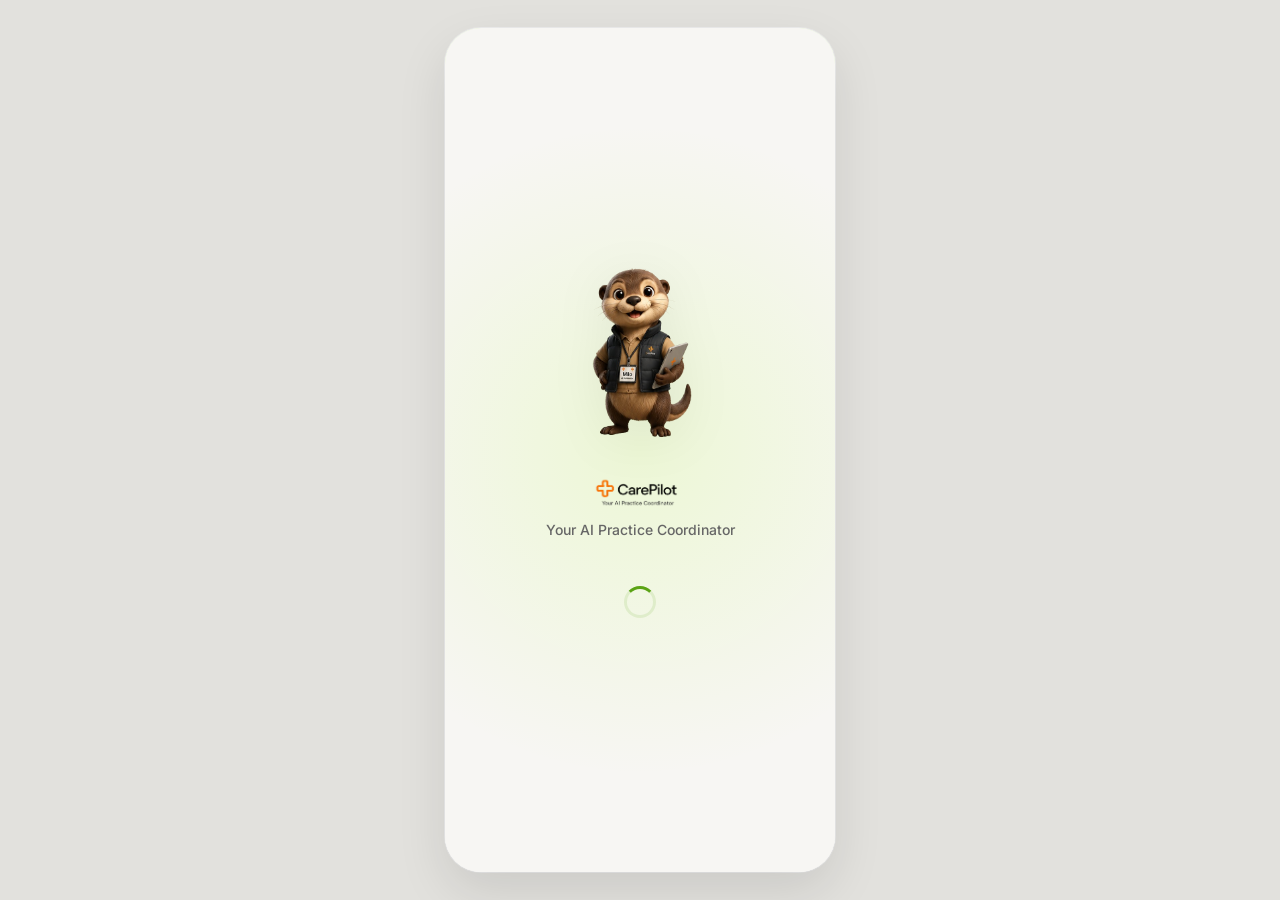
<file: index.html>
<!DOCTYPE html>
<html lang="en">

<head>
  <meta charset="UTF-8">
  <meta name="viewport" content="width=device-width, initial-scale=1.0">
  <title>CarePilot - Foundational App Frame</title>
  <link rel="stylesheet" href="index.css">
  <!-- HTML Head -->
  <link rel="preconnect" href="https://fonts.googleapis.com">
  <link rel="preconnect" href="https://fonts.gstatic.com" crossorigin>
  <link href="https://fonts.googleapis.com/css2?family=Plus+Jakarta+Sans:wght@400;500;600;700&display=swap"
    rel="stylesheet">
</head>

<body>

  <!-- Device screen wrapper simulating mobile width of 390px -->
  <div class="device-screen">

    <!-- Startup Loading Screen Overlay -->
    <div id="loading-screen" class="loading-screen">
      <div class="loading-content">
        <!-- Mascot: Milo Loading -->
        <img src="assets/milo/milo_loading.png" alt="Milo CarePilot" class="loading-milo">

        <!-- Logo & Brand Header -->
        <div class="loading-brand">
          <img src="assets/images/Logo.png" alt="CarePilot Logo" class="brand-logo-img">
        </div>

        <!-- Subtext Tagline -->
        <p class="loading-tagline">Your AI Practice Coordinator</p>

        <!-- Green Circular Rotating Loader Spinner -->
        <div class="loading-spinner"></div>
      </div>
    </div>



    <!-- Main Canvas Area -->
    <div class="canvas-area" id="canvas-area">

      <!-- HOME SCREEN -->
      <div class="screen-view active" id="home-screen">

        <!-- 1. Header Section -->
        <header class="home-hero-header">
          <div class="home-hero-left">
            <span class="greeting-muted">Good morning,</span>
            <h1 class="greeting-doctor">Dr. Patel! 👋</h1>
            <p class="greeting-subtext">Here's what's happening in your clinic today.</p>
          </div>

          <div class="home-hero-right">
            <!-- Notification Bell Button -->
            <button class="notification-bell-btn" aria-label="Notifications (3 unread)">
              <svg viewBox="0 0 24 24" class="bell-svg">
                <path d="M18 8A6 6 0 0 0 6 8c0 7-3 9-3 9h18s-3-2-3-9M13.73 21a2 2 0 0 1-3.46 0" />
              </svg>
              <span class="bell-badge tabular-nums">3</span>
            </button>

            <!-- Assistant Hero Image overlapping cleanly -->
            <div class="milo-hero-img-wrapper">
              <img src="assets/milo/Milo_overview.png" alt="Milo CarePilot Assistant" class="milo-hero-img">
            </div>
          </div>
        </header>

        <!-- 2. AI Assistant Card ("Milo Says") -->
        <div class="milo-says-card">
          <div class="milo-says-left">
            <div class="milo-says-badge">
              <!-- Sparkle/AI Icon -->
              <svg viewBox="0 0 24 24" class="sparkle-icon">
                <path d="M12 2L14.5 9.5L22 12L14.5 14.5L12 22L9.5 14.5L2 12L9.5 9.5L12 2Z" />
              </svg>
              <span>Milo says</span>
            </div>
            <h3 class="milo-says-title">Everything is running smoothly today.</h3>
            <p class="milo-says-subtext">Your first appointment starts in <span class="tabular-nums">15</span> minutes.
            </p>
          </div>
          <div class="milo-says-right">
            <!-- Warm analog clock visual anchor -->
            <div class="clock-illustration-container">
              <svg viewBox="0 0 64 64" class="clock-illustration-svg">
                <circle cx="32" cy="32" r="26" fill="#FFFFFF" stroke="#FDBA74" stroke-width="2.5" />
                <circle cx="32" cy="32" r="22" fill="#FFF7ED" />
                <line x1="32" y1="12" x2="32" y2="15" stroke="#F97316" stroke-width="2" stroke-linecap="round" />
                <line x1="52" y1="32" x2="49" y2="32" stroke="#F97316" stroke-width="2" stroke-linecap="round" />
                <line x1="32" y1="52" x2="32" y2="49" stroke="#F97316" stroke-width="2" stroke-linecap="round" />
                <line x1="12" y1="32" x2="15" y2="32" stroke="#F97316" stroke-width="2" stroke-linecap="round" />
                <line x1="32" y1="32" x2="23" y2="21" stroke="#EA580C" stroke-width="3" stroke-linecap="round" />
                <line x1="32" y1="32" x2="43" y2="23" stroke="#F97316" stroke-width="2.5" stroke-linecap="round" />
                <circle cx="32" cy="32" r="3" fill="#EA580C" />
              </svg>
              <div class="clock-plant-accent">
                <svg viewBox="0 0 20 20" class="plant-accent-svg">
                  <path d="M7 14L8 18H12L13 14H7Z" fill="#F97316" />
                  <path d="M10 14V8" stroke="#16A34A" stroke-width="1.5" stroke-linecap="round" />
                  <path d="M10 10C8 8 6 9 6 11C8 11 10 10 10 10Z" fill="#22C55E" />
                  <path d="M10 9C12 7 14 8 14 10C12 10 10 9 10 9Z" fill="#4ADE80" />
                </svg>
              </div>
            </div>
          </div>
        </div>

        <!-- 3. "Needs Your Attention" Section -->
        <div class="home-section">
          <div class="home-section-header">
            <h2 class="home-section-title">Needs Your Attention</h2>
            <a href="#" class="home-section-link">View all <svg viewBox="0 0 24 24" class="chevron-sm">
                <polyline points="9 18 15 12 9 6" />
              </svg></a>
          </div>

          <div class="attention-card-list">
            <!-- Item 1: Confirm 2 appointments -->
            <div class="attention-item">
              <div class="attention-icon-box bg-pink-light">
                <svg viewBox="0 0 24 24" class="att-svg icon-pink">
                  <rect x="3" y="4" width="18" height="18" rx="2" ry="2" />
                  <line x1="16" y1="2" x2="16" y2="6" />
                  <line x1="8" y1="2" x2="8" y2="6" />
                  <line x1="3" y1="10" x2="21" y2="10" />
                </svg>
              </div>
              <div class="attention-info">
                <h4 class="att-title">Confirm <span class="tabular-nums">2</span> appointments</h4>
                <p class="att-subtext">Requires patient confirmation</p>
              </div>
              <div class="attention-right">
                <span class="status-dot dot-red"></span>
                <svg viewBox="0 0 24 24" class="chevron-arrow">
                  <polyline points="9 18 15 12 9 6" />
                </svg>
              </div>
            </div>

            <!-- Item 2: Check in Mrs. Sharma -->
            <div class="attention-item">
              <div class="attention-icon-box bg-orange-light">
                <svg viewBox="0 0 24 24" class="att-svg icon-orange">
                  <path d="M20 21v-2a4 4 0 0 0-4-4H8a4 4 0 0 0-4 4v2" />
                  <circle cx="12" cy="7" r="4" />
                </svg>
              </div>
              <div class="attention-info">
                <h4 class="att-title">Check in Mrs. Sharma</h4>
                <p class="att-subtext">Arrived at reception</p>
              </div>
              <div class="attention-right">
                <span class="status-dot dot-amber"></span>
                <svg viewBox="0 0 24 24" class="chevron-arrow">
                  <polyline points="9 18 15 12 9 6" />
                </svg>
              </div>
            </div>

            <!-- Item 3: Return missed call -->
            <div class="attention-item">
              <div class="attention-icon-box bg-blue-light">
                <svg viewBox="0 0 24 24" class="att-svg icon-blue">
                  <path
                    d="M22 16.92v3a2 2 0 0 1-2.18 2 19.79 19.79 0 0 1-8.63-3.07 19.5 19.5 0 0 1-6-6 19.79 19.79 0 0 1-3.07-8.67A2 2 0 0 1 4.11 2h3a2 2 0 0 1 2 1.72 12.84 12.84 0 0 0 .7 2.81 2 2 0 0 1-.45 2.11L8.09 9.91a16 16 0 0 0 6 6l1.27-1.27a2 2 0 0 1 2.11-.45 12.84 12.84 0 0 0 2.81.7A2 2 0 0 1 22 16.92z" />
                </svg>
              </div>
              <div class="attention-info">
                <h4 class="att-title">Return missed call</h4>
                <p class="att-subtext">From <span class="tabular-nums">98200 12345</span></p>
              </div>
              <div class="attention-right">
                <span class="status-dot dot-amber"></span>
                <svg viewBox="0 0 24 24" class="chevron-arrow">
                  <polyline points="9 18 15 12 9 6" />
                </svg>
              </div>
            </div>

            <!-- Item 4: Offer cancelled slot -->
            <div class="attention-item">
              <div class="attention-icon-box bg-purple-light">
                <svg viewBox="0 0 24 24" class="att-svg icon-purple">
                  <path d="M17 21v-2a4 4 0 0 0-4-4H5a4 4 0 0 0-4 4v2" />
                  <circle cx="9" cy="7" r="4" />
                  <path d="M23 21v-2a4 4 0 0 0-3-3.87" />
                  <path d="M16 3.13a4 4 0 0 1 0 7.75" />
                </svg>
              </div>
              <div class="attention-info">
                <h4 class="att-title">Offer cancelled slot</h4>
                <p class="att-subtext">To <span class="tabular-nums">3</span> waitlist patients</p>
              </div>
              <div class="attention-right">
                <span class="status-dot dot-blue"></span>
                <svg viewBox="0 0 24 24" class="chevron-arrow">
                  <polyline points="9 18 15 12 9 6" />
                </svg>
              </div>
            </div>
          </div>
        </div>

        <!-- 4. "Quick Actions" Section -->
        <div class="home-section">
          <div class="home-section-header">
            <h2 class="home-section-title">Quick Actions</h2>
          </div>

          <div class="quick-actions-strip">
            <!-- 1. Check In Patient -->
            <button class="quick-action-card">
              <div class="qa-icon-circle icon-green-bg">
                <svg viewBox="0 0 24 24" class="qa-svg qa-green">
                  <path d="M20 21v-2a4 4 0 0 0-4-4H8a4 4 0 0 0-4 4v2" />
                  <circle cx="12" cy="7" r="4" />
                </svg>
              </div>
              <span class="qa-label">Check In<br>Patient</span>
            </button>

            <!-- 2. Add Walk-in -->
            <button class="quick-action-card">
              <div class="qa-icon-circle icon-purple-bg">
                <svg viewBox="0 0 24 24" class="qa-svg qa-purple">
                  <path d="M13 4a2 2 0 1 0-4 0 2 2 0 0 0 4 0zM6.5 10.5l3.5-3.5h4l3.5 3.5M8.5 13l-1.5 6M15.5 13l1.5 6" />
                </svg>
              </div>
              <span class="qa-label">Add<br>Walk-in</span>
            </button>

            <!-- 3. Search Patient -->
            <button class="quick-action-card">
              <div class="qa-icon-circle icon-blue-bg">
                <svg viewBox="0 0 24 24" class="qa-svg qa-blue">
                  <circle cx="11" cy="11" r="8" />
                  <line x1="21" y1="21" x2="16.65" y2="16.65" />
                </svg>
              </div>
              <span class="qa-label">Search<br>Patient</span>
            </button>

            <!-- 4. Call Patient -->
            <button class="quick-action-card">
              <div class="qa-icon-circle icon-emerald-bg">
                <svg viewBox="0 0 24 24" class="qa-svg qa-emerald">
                  <path
                    d="M22 16.92v3a2 2 0 0 1-2.18 2 19.79 19.79 0 0 1-8.63-3.07 19.5 19.5 0 0 1-6-6 19.79 19.79 0 0 1-3.07-8.67A2 2 0 0 1 4.11 2h3a2 2 0 0 1 2 1.72 12.84 12.84 0 0 0 .7 2.81 2 2 0 0 1-.45 2.11L8.09 9.91a16 16 0 0 0 6 6l1.27-1.27a2 2 0 0 1 2.11-.45 12.84 12.84 0 0 0 2.81.7A2 2 0 0 1 22 16.92z" />
                </svg>
              </div>
              <span class="qa-label">Call<br>Patient</span>
            </button>

            <!-- 5. Add Appointment -->
            <button class="quick-action-card">
              <div class="qa-icon-circle icon-orange-bg">
                <svg viewBox="0 0 24 24" class="qa-svg qa-orange">
                  <rect x="3" y="4" width="18" height="18" rx="2" ry="2" />
                  <line x1="16" y1="2" x2="16" y2="6" />
                  <line x1="8" y1="2" x2="8" y2="6" />
                  <line x1="3" y1="10" x2="21" y2="10" />
                  <line x1="12" y1="14" x2="12" y2="18" />
                  <line x1="10" y1="16" x2="14" y2="16" />
                </svg>
              </div>
              <span class="qa-label">Add<br>Appointment</span>
            </button>
          </div>
        </div>

        <!-- 5. "Recent Activity" Section -->
        <div class="home-section">
          <div class="home-section-header">
            <h2 class="home-section-title">Recent Activity</h2>
            <a href="#" class="home-section-link">View all <svg viewBox="0 0 24 24" class="chevron-sm">
                <polyline points="9 18 15 12 9 6" />
              </svg></a>
          </div>

          <div class="recent-activity-card">
            <!-- Item 1: Appointment confirmed -->
            <div class="activity-item">
              <div class="activity-icon-box bg-green-light">
                <svg viewBox="0 0 24 24" class="act-svg icon-green">
                  <rect x="3" y="4" width="18" height="18" rx="2" ry="2" />
                  <polyline points="9 11 12 14 22 4" />
                </svg>
              </div>
              <div class="activity-info">
                <h4 class="act-title">Appointment confirmed</h4>
                <p class="act-subtext">Ritika Sharma &ndash; <span class="tabular-nums">10:30 AM</span></p>
              </div>
              <span class="activity-time tabular-nums">8:45 AM</span>
            </div>

            <!-- Item 2: Lab result received -->
            <div class="activity-item">
              <div class="activity-icon-box bg-purple-light">
                <svg viewBox="0 0 24 24" class="act-svg icon-purple">
                  <path d="M10 2v7.31L4.75 18A2 2 0 0 0 6.47 21h11.06a2 2 0 0 0 1.72-3L14 9.31V2" />
                  <line x1="8.5" y1="2" x2="15.5" y2="2" />
                </svg>
              </div>
              <div class="activity-info">
                <h4 class="act-title">Lab result received</h4>
                <p class="act-subtext">Mrs. Sharma &ndash; Blood Test</p>
              </div>
              <span class="activity-time tabular-nums">8:20 AM</span>
            </div>
          </div>
        </div>

      </div>

      <!-- CALENDAR SCREEN -->
      <div class="screen-view" id="calendar-screen">
        <header class="screen-header">
          <div>
            <h3 class="doctor-greeting">Calendar</h3>
            <h2 class="doctor-name">Dr. Patel's Schedule</h2>
          </div>
        </header>

        <div class="calendar-strip">
          <div class="calendar-day">
            <span class="day-label">Mon</span>
            <span class="day-number">13</span>
          </div>
          <div class="calendar-day">
            <span class="day-label">Tue</span>
            <span class="day-number">14</span>
          </div>
          <div class="calendar-day active">
            <span class="day-label">Wed</span>
            <span class="day-number">15</span>
          </div>
          <div class="calendar-day">
            <span class="day-label">Thu</span>
            <span class="day-number">16</span>
          </div>
          <div class="calendar-day">
            <span class="day-label">Fri</span>
            <span class="day-number">17</span>
          </div>
        </div>

        <h3 class="section-title" style="margin-top: 12px;">Timeline</h3>

        <div class="timeline-container">
          <div class="timeline-item">
            <div class="timeline-time">09:00 AM</div>
            <div class="timeline-content active urgent">
              <h4 class="timeline-title">John Doe</h4>
              <p class="timeline-subtitle">Cardio Consultation</p>
            </div>
          </div>
          <div class="timeline-item">
            <div class="timeline-time">10:30 AM</div>
            <div class="timeline-content active">
              <h4 class="timeline-title">Sarah Smith</h4>
              <p class="timeline-subtitle">Routine Health Check</p>
            </div>
          </div>
          <div class="timeline-item">
            <div class="timeline-time">12:00 PM</div>
            <div class="timeline-content break">
              <h4 class="timeline-title">Lunch Break</h4>
              <p class="timeline-subtitle">Clinic Blocked</p>
            </div>
          </div>
          <div class="timeline-item">
            <div class="timeline-time">01:30 PM</div>
            <div class="timeline-content active">
              <h4 class="timeline-title">Robert Johnson</h4>
              <p class="timeline-subtitle">Follow-up: Meds Review</p>
            </div>
          </div>
          <div class="timeline-item">
            <div class="timeline-time">03:00 PM</div>
            <div class="timeline-content active">
              <h4 class="timeline-title">Emily Davis</h4>
              <p class="timeline-subtitle">Physical Therapy Review</p>
            </div>
          </div>
        </div>
      </div>

      <!-- MILO CHAT VIEW -->
      <div class="screen-view" id="milo-screen">

        <!-- Sticky Milo Header -->
        <div class="milo-chat-header">
          <button class="milo-back-btn" id="milo-back-home-btn" aria-label="Back to Home">
            <svg viewBox="0 0 24 24">
              <polyline points="15 18 9 12 15 6" />
            </svg>
          </button>
          <div class="milo-profile-pic">
            <img id="milo-main-avatar" src="assets/milo/Milo_overview.png" alt="Milo Assistant">
            <span class="milo-status-dot"></span>
          </div>
          <div class="milo-chat-title">
            <h3>Milo</h3>
            <p>Active &bull; AI Practice Coordinator</p>
          </div>
          <button class="milo-header-close-btn" id="milo-close-home-btn" aria-label="Close Chat">
            <svg viewBox="0 0 24 24">
              <line x1="18" y1="6" x2="6" y2="18" />
              <line x1="6" y1="6" x2="18" y2="18" />
            </svg>
          </button>
        </div>

        <div class="chat-messages-container" id="chat-messages">

          <!-- State 1: Morning Onboarding Message Bubble (Welcoming Mascot) -->
          <div class="chat-bubble-row milo-bubble" id="state1-bubble">
            <img src="assets/milo/Milo_overview.png" alt="Milo" class="chat-avatar" id="milo-chat-icon">
            <div class="chat-bubble-content" style="width: 100%;">
              <p>Good morning, Dr. Patel! 👋 I've reviewed today's practice schedule. Here is your start-of-day summary:
              </p>

              <div class="milo-glance-card" style="margin-top: 10px;">
                <div class="milo-glance-header">
                  <h3 class="milo-glance-title">Today at a glance</h3>
                  <svg viewBox="0 0 24 24" class="chevron-sm">
                    <polyline points="6 9 12 15 18 9" />
                  </svg>
                </div>
                <div class="milo-glance-grid">
                  <div class="milo-glance-col">
                    <div class="milo-glance-icon icon-bg-orange">
                      <svg viewBox="0 0 24 24">
                        <rect x="3" y="4" width="18" height="18" rx="2" ry="2" />
                        <line x1="16" y1="2" x2="16" y2="6" />
                        <line x1="8" y1="2" x2="8" y2="6" />
                        <line x1="3" y1="10" x2="21" y2="10" />
                      </svg>
                    </div>
                    <span class="milo-glance-val tabular-nums">18</span>
                    <span class="milo-glance-lbl">Appointments<br>scheduled</span>
                  </div>
                  <div class="milo-glance-col">
                    <div class="milo-glance-icon icon-bg-amber">
                      <svg viewBox="0 0 24 24">
                        <rect x="3" y="4" width="18" height="18" rx="2" ry="2" />
                        <line x1="12" y1="11" x2="12" y2="17" />
                        <line x1="12" y1="9" x2="12.01" y2="9" />
                      </svg>
                    </div>
                    <span class="milo-glance-val tabular-nums">2</span>
                    <span class="milo-glance-lbl">Confirmations<br>pending</span>
                  </div>
                  <div class="milo-glance-col">
                    <div class="milo-glance-icon icon-bg-purple">
                      <svg viewBox="0 0 24 24">
                        <path d="M20 21v-2a4 4 0 0 0-4-4H8a4 4 0 0 0-4 4v2" />
                        <circle cx="12" cy="7" r="4" />
                      </svg>
                    </div>
                    <span class="milo-glance-val tabular-nums">1</span>
                    <span class="milo-glance-lbl">Doctor on<br>leave</span>
                  </div>
                  <div class="milo-glance-col">
                    <div class="milo-glance-icon icon-bg-red">
                      <svg viewBox="0 0 24 24">
                        <path
                          d="M20.84 4.61a5.5 5.5 0 0 0-7.78 0L12 5.67l-1.06-1.06a5.5 5.5 0 0 0-7.78 7.78l1.06 1.06L12 21.23l7.78-7.78 1.06-1.06a5.5 5.5 0 0 0 0-7.78z" />
                      </svg>
                    </div>
                    <span class="milo-glance-val tabular-nums">1</span>
                    <span class="milo-glance-lbl">Follow-up<br>needs approval</span>
                  </div>
                </div>
              </div>

              <span class="chat-time">Just now</span>
            </div>
          </div>

        </div>

        <!-- Enhanced Chat Input Bar with Pinned Suggested Actions Strip -->
        <div class="chat-input-bar-enhanced">

          <!-- Suggested Actions Strip Pinned Directly Above Text Input Bar -->
          <div class="suggested-actions-container">
            <div class="suggested-actions-strip">
              <!-- Dynamic Suggested Pills rendered here via app.js -->
            </div>
          </div>

          <div class="chat-input-wrapper-row">
            <div class="chat-input-wrapper">
              <input type="text" placeholder="Ask Milo anything..." id="chat-input">
              <button class="input-icon-btn" title="Attach file">
                <svg viewBox="0 0 24 24">
                  <path
                    d="M21.44 11.05l-9.19 9.19a6 6 0 0 1-8.49-8.49l9.19-9.19a4 4 0 0 1 5.66 5.66l-9.2 9.19a2 2 0 0 1-2.83-2.83l8.49-8.48" />
                </svg>
              </button>
              <button class="input-icon-btn" title="Voice dictation">
                <svg viewBox="0 0 24 24">
                  <path d="M12 1a3 3 0 0 0-3 3v8a3 3 0 0 0 6 0V4a3 3 0 0 0-3-3z" />
                  <path d="M19 10v2a7 7 0 0 1-14 0v-2" />
                  <line x1="12" y1="19" x2="12" y2="23" />
                  <line x1="8" y1="23" x2="16" y2="23" />
                </svg>
              </button>
            </div>
            <button class="chat-send-btn-circle" id="chat-send" aria-label="Send Message">
              <svg viewBox="0 0 24 24">
                <line x1="22" y1="2" x2="11" y2="13" />
                <polygon points="22 2 15 22 11 13 2 9 22 2" />
              </svg>
            </button>
          </div>
        </div>
      </div>

      <!-- PATIENTS SCREEN -->
      <div class="screen-view" id="patients-screen">
        <header class="screen-header">
          <div>
            <h3 class="doctor-greeting">Patients</h3>
            <h2 class="doctor-name">My Case Practice</h2>
          </div>
          <button class="icon-btn primary-bg">
            <svg viewBox="0 0 24 24">
              <line x1="12" y1="5" x2="12" y2="19" />
              <line x1="5" y1="12" x2="19" y2="12" />
            </svg>
          </button>
        </header>

        <div class="search-container">
          <svg class="search-icon" viewBox="0 0 24 24">
            <circle cx="11" cy="11" r="8" />
            <line x1="21" y1="21" x2="16.65" y2="16.65" />
          </svg>
          <input type="text" placeholder="Search by name, DOB, ID..." class="search-input">
        </div>

        <div class="filter-strip">
          <span class="filter-pill active">All Patients</span>
          <span class="filter-pill">Active</span>
          <span class="filter-pill">Critical</span>
          <span class="filter-pill">Archived</span>
        </div>

        <div class="patient-list" style="margin-top: 12px;">

          <div class="patient-list-card">
            <div class="avatar-gradient">JD</div>
            <div class="patient-list-info">
              <h4>John Doe</h4>
              <p>Male, 45 yrs &bull; ID: #9842</p>
              <span class="badge badge-urgent">Lab Alert</span>
            </div>
            <svg class="chevron-icon" viewBox="0 0 24 24">
              <polyline points="9 18 15 12 9 6" />
            </svg>
          </div>

          <div class="patient-list-card">
            <div class="avatar-gradient secondary">SS</div>
            <div class="patient-list-info">
              <h4>Sarah Smith</h4>
              <p>Female, 32 yrs &bull; ID: #8831</p>
              <span class="badge badge-success">Recovered</span>
            </div>
            <svg class="chevron-icon" viewBox="0 0 24 24">
              <polyline points="9 18 15 12 9 6" />
            </svg>
          </div>

          <div class="patient-list-card">
            <div class="avatar-gradient tertiary">RJ</div>
            <div class="patient-list-info">
              <h4>Robert Johnson</h4>
              <p>Male, 61 yrs &bull; ID: #7729</p>
              <span class="badge badge-neutral">Stable</span>
            </div>
            <svg class="chevron-icon" viewBox="0 0 24 24">
              <polyline points="9 18 15 12 9 6" />
            </svg>
          </div>

          <div class="patient-list-card">
            <div class="avatar-gradient info">ED</div>
            <div class="patient-list-info">
              <h4>Emily Davis</h4>
              <p>Female, 28 yrs &bull; ID: #6214</p>
              <span class="badge badge-neutral">Stable</span>
            </div>
            <svg class="chevron-icon" viewBox="0 0 24 24">
              <polyline points="9 18 15 12 9 6" />
            </svg>
          </div>

        </div>
      </div>

      <!-- MORE SCREEN -->
      <div class="screen-view" id="more-screen">
        <header class="screen-header">
          <div>
            <h3 class="doctor-greeting">CarePilot Menu</h3>
            <h2 class="doctor-name">Clinic Settings</h2>
          </div>
        </header>

        <!-- Doctor Profile Details Card -->
        <div class="doctor-profile-card">
          <div class="doctor-profile-main">
            <div class="avatar-gradient large">RP</div>
            <div class="doctor-details">
              <h4>Dr. Rahul Patel, MD</h4>
              <p>Clinic Director & Dentist</p>
              <span class="badge badge-success">Verified Practice</span>
            </div>
          </div>
        </div>

        <!-- Drawer Navigation Simulation -->
        <div class="menu-list">
          <div class="menu-item-section">Practice & Settings</div>

          <div class="menu-item">
            <div class="menu-item-left">
              <svg viewBox="0 0 24 24" class="menu-icon">
                <circle cx="12" cy="12" r="3" />
                <path
                  d="M19.4 15a1.65 1.65 0 0 0 .33 1.82l.06.06a2 2 0 1 1-2.83 2.83l-.06-.06a1.65 1.65 0 0 0-1.82-.33 1.65 1.65 0 0 0-1 1.51V21a2 2 0 0 1-4 0v-.09A1.65 1.65 0 0 0 9 19.4a1.65 1.65 0 0 0-1.82.33l-.06.06a2 2 0 1 1-2.83-2.83l.06-.06a1.65 1.65 0 0 0 .33-1.82 1.65 1.65 0 0 0-1.51-1H3a2 2 0 0 1 0-4h.09A1.65 1.65 0 0 0 4.6 9a1.65 1.65 0 0 0-.33-1.82l-.06-.06a2 2 0 1 1 2.83-2.83l.06.06a1.65 1.65 0 0 0 1.82.33H9a1.65 1.65 0 0 0 1-1.51V3a2 2 0 0 1 4 0v.09a1.65 1.65 0 0 0 1 1.51 1.65 1.65 0 0 0 1.82-.33l.06-.06a2 2 0 1 1 2.83 2.83l-.06.06a1.65 1.65 0 0 0-.33 1.82V9a1.65 1.65 0 0 0 1.51 1H21a2 2 0 0 1 0 4h-.09a1.65 1.65 0 0 0-1.51 1z" />
              </svg>
              <span>Settings</span>
            </div>
            <svg class="chevron-icon" viewBox="0 0 24 24">
              <polyline points="9 18 15 12 9 6" />
            </svg>
          </div>

          <div class="menu-item">
            <div class="menu-item-left">
              <svg viewBox="0 0 24 24" class="menu-icon">
                <path d="M20 21v-2a4 4 0 0 0-4-4H8a4 4 0 0 0-4 4v2" />
                <circle cx="12" cy="7" r="4" />
              </svg>
              <span>Manage Clinic Staff</span>
            </div>
            <svg class="chevron-icon" viewBox="0 0 24 24">
              <polyline points="9 18 15 12 9 6" />
            </svg>
          </div>

          <div class="menu-item-section">Support & App</div>

          <div class="menu-item">
            <div class="menu-item-left">
              <svg viewBox="0 0 24 24" class="menu-icon">
                <path d="M21 15a2 2 0 0 1-2 2H7l-4 4V5a2 2 0 0 1 2-2h14a2 2 0 0 1 2 2z" />
              </svg>
              <span>Contact Support</span>
            </div>
            <svg class="chevron-icon" viewBox="0 0 24 24">
              <polyline points="9 18 15 12 9 6" />
            </svg>
          </div>

          <div class="menu-item">
            <div class="menu-item-left">
              <svg viewBox="0 0 24 24" class="menu-icon">
                <path d="M4 12v8a2 2 0 0 0 2 2h12a2 2 0 0 0 2-2v-8" />
                <polyline points="16 6 12 2 8 6" />
                <line x1="12" y1="2" x2="12" y2="15" />
              </svg>
              <span>Share App</span>
            </div>
            <svg class="chevron-icon" viewBox="0 0 24 24">
              <polyline points="9 18 15 12 9 6" />
            </svg>
          </div>

          <div class="menu-item">
            <div class="menu-item-left">
              <svg viewBox="0 0 24 24" class="menu-icon">
                <path d="M12 22s8-4 8-10V5l-8-3-8 3v7c0 6 8 10 8 10z" />
              </svg>
              <span>Privacy & Terms</span>
            </div>
            <svg class="chevron-icon" viewBox="0 0 24 24">
              <polyline points="9 18 15 12 9 6" />
            </svg>
          </div>

          <div class="menu-item logout">
            <div class="menu-item-left">
              <svg viewBox="0 0 24 24" class="menu-icon">
                <path d="M9 21H5a2 2 0 0 1-2-2V5a2 2 0 0 1 2-2h4" />
                <polyline points="16 17 21 12 16 7" />
                <line x1="21" y1="12" x2="9" y2="12" />
              </svg>
              <span>Logout</span>
            </div>
          </div>
        </div>
      </div>

    </div>

    <!-- Persistent Floating Bottom Navigation Bar -->
    <nav class="bottom-nav">
      <button class="nav-item active" data-view="home">
        <!-- House Icon -->
        <svg viewBox="0 0 24 24">
          <path d="M3 9.5L12 3l9 6.5V20a2 2 0 0 1-2 2H5a2 2 0 0 1-2-2V9.5z" />
        </svg>
        <span class="nav-label">Home</span>
      </button>

      <button class="nav-item" data-view="calendar">
        <!-- Calendar Icon -->
        <svg viewBox="0 0 24 24">
          <rect x="3" y="4" width="18" height="18" rx="2" ry="2" />
          <line x1="16" y1="2" x2="16" y2="6" />
          <line x1="8" y1="2" x2="8" y2="6" />
          <line x1="3" y1="10" x2="21" y2="10" />
        </svg>
        <span class="nav-label">Schedule</span>
      </button>

      <!-- Navigation Spacer for Milo Button spacing -->
      <div class="nav-spacer"></div>

      <button class="nav-item" data-view="patients">
        <!-- Patients Profile Icon -->
        <svg viewBox="0 0 24 24">
          <path d="M17 21v-2a4 4 0 0 0-4-4H5a4 4 0 0 0-4 4v2" />
          <circle cx="9" cy="7" r="4" />
          <path d="M23 21v-2a4 4 0 0 0-3-3.87" />
          <path d="M16 3.13a4 4 0 0 1 0 7.75" />
        </svg>
        <span class="nav-label">Patients</span>
      </button>

      <button class="nav-item" data-view="more">
        <!-- Three Dots Icon -->
        <svg viewBox="0 0 24 24">
          <circle cx="5" cy="12" r="2" fill="currentColor" />
          <circle cx="12" cy="12" r="2" fill="currentColor" />
          <circle cx="19" cy="12" r="2" fill="currentColor" />
        </svg>
        <span class="nav-label">More</span>
      </button>

      <!-- Circular Milo Overlapping interaction button -->
      <button class="milo-btn" id="milo-btn" data-view="milo" title="Milo Assistant">
        <div class="milo-btn-inner">
          <img src="assets/milo/Milo_overview.png" alt="Milo Assistant" class="milo-img" id="milo-nav-image">
        </div>
      </button>
    </nav>

  </div>

  <script src="app.js"></script>
</body>

</html>
</file>
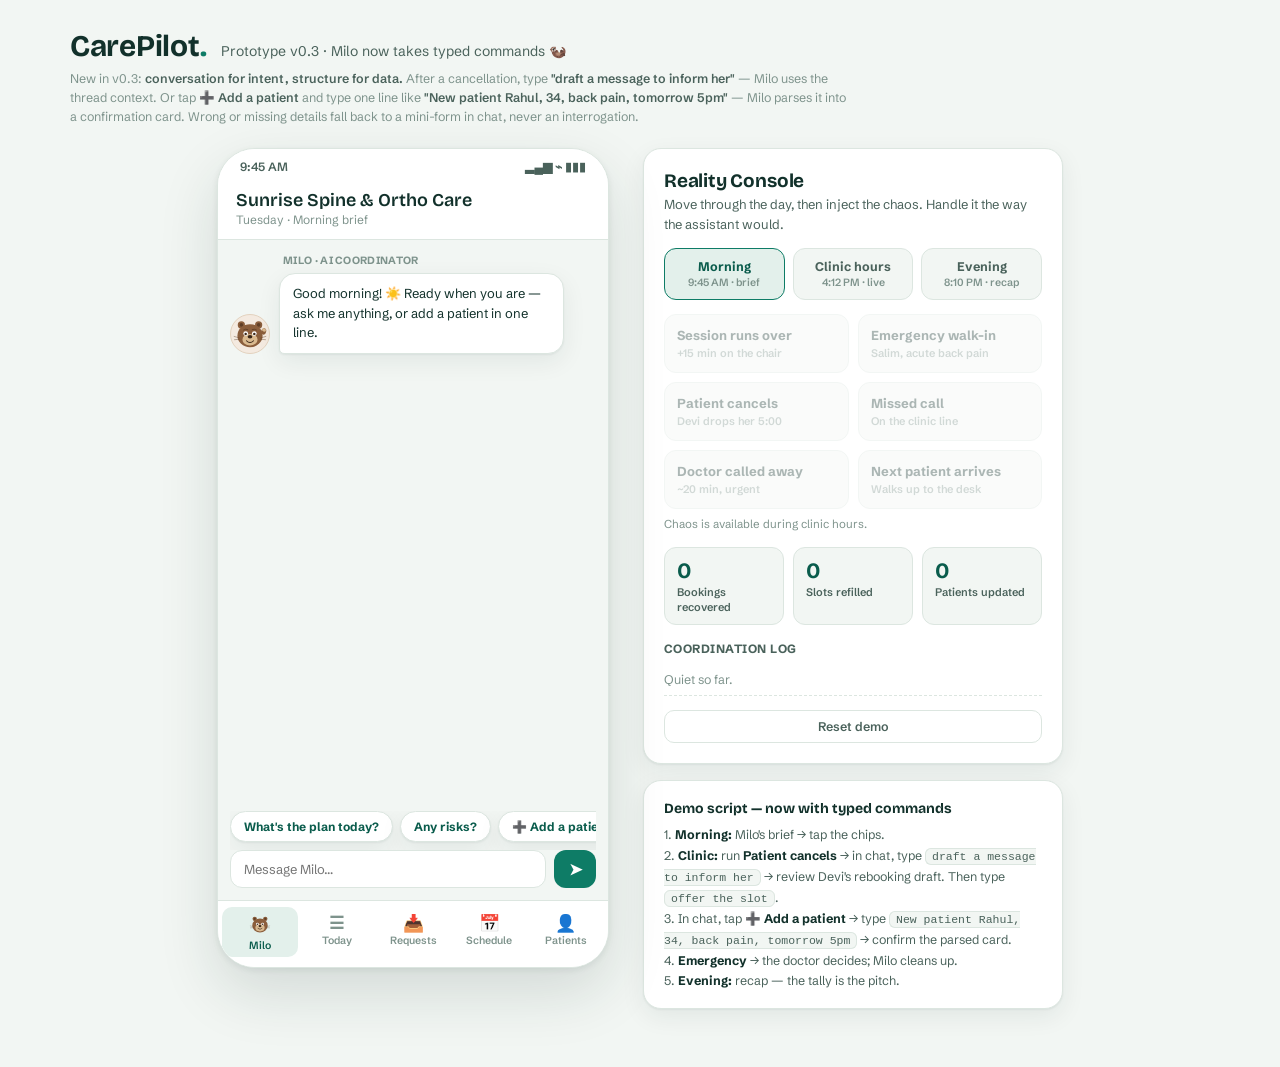
<file: prototype.html>
<!DOCTYPE html>
<html lang="en">
<head>
<meta charset="UTF-8">
<meta name="viewport" content="width=device-width, initial-scale=1.0">
<title>CarePilot v0.3 — Milo, the AI Practice Coordinator</title>
<link rel="preconnect" href="https://fonts.googleapis.com">
<link href="https://fonts.googleapis.com/css2?family=Bricolage+Grotesque:opsz,wght@12..96,400;12..96,600;12..96,700&family=Schibsted+Grotesk:wght@400;500;600;700&family=Noto+Sans+Malayalam:wght@400;500&display=swap" rel="stylesheet">
<style>
  :root{
    color-scheme: light;
    --ink:#12312B; --ink-soft:#4A625B; --ink-faint:#7E938C;
    --surface:#F2F6F3; --card:#FFFFFF; --line:#DCE6E0;
    --green:#0E7C66; --green-deep:#0A5C4C; --green-tint:#E3F0EB;
    --laterite:#C2492E; --laterite-tint:#FBEAE5;
    --amber:#B97D10; --amber-tint:#FCF3E1;
    --wa:#1FAE54; --wa-tint:#E7F7EC;
    --otter:#8B5E3C; --otter-tint:#F4EAE0;
    --radius:14px;
    --shadow:0 1px 2px rgba(18,49,43,.06), 0 8px 24px rgba(18,49,43,.07);
    --display:"Bricolage Grotesque","Segoe UI",sans-serif;
    --body:"Schibsted Grotesk","Segoe UI",sans-serif;
    --ml:"Noto Sans Malayalam","Nirmala UI",sans-serif;
  }
  *{box-sizing:border-box; margin:0; padding:0;}
  html,body{height:100%;}
  body{font-family:var(--body); background:var(--surface); color:var(--ink); -webkit-font-smoothing:antialiased;}
  button{font-family:inherit; cursor:pointer; border:none; background:none; color:inherit;}
  button:focus-visible,[tabindex]:focus-visible{outline:3px solid var(--green); outline-offset:2px; border-radius:6px;}
  input{font-family:inherit;}

  .shell{max-width:1180px; margin:0 auto; padding:28px 20px 60px;}
  .masthead{display:flex; align-items:baseline; gap:14px; flex-wrap:wrap; margin-bottom:6px;}
  .masthead h1{font-family:var(--display); font-weight:700; font-size:clamp(22px,3vw,30px); letter-spacing:-.01em;}
  .masthead .wordmark-dot{color:var(--green);}
  .masthead .sub{color:var(--ink-soft); font-size:14px;}
  .stage-note{color:var(--ink-faint); font-size:12.5px; margin-bottom:22px; max-width:780px; line-height:1.5;}
  .stage-note b{color:var(--ink-soft); font-weight:600;}
  .stage{display:flex; gap:34px; align-items:flex-start; justify-content:center;}

  .phone-wrap{flex:0 0 auto;}
  .phone{width:392px; height:820px; background:var(--card); border-radius:38px; border:1px solid var(--line); box-shadow:0 2px 6px rgba(18,49,43,.08), 0 24px 60px rgba(18,49,43,.14); overflow:hidden; position:relative; display:flex; flex-direction:column;}
  .statusbar{height:34px; display:flex; align-items:center; justify-content:space-between; padding:0 22px; font-size:12px; color:var(--ink-soft); background:var(--card); flex:0 0 auto; font-weight:600;}
  .appbar{padding:6px 18px 12px; background:var(--card); border-bottom:1px solid var(--line); flex:0 0 auto;}
  .appbar .clinic{font-family:var(--display); font-weight:600; font-size:18px;}
  .appbar .meta{font-size:12px; color:var(--ink-faint); margin-top:1px;}
  .screen{flex:1 1 auto; overflow-y:auto; background:var(--surface); position:relative; display:flex; flex-direction:column;}
  .screen::-webkit-scrollbar{width:0;}

  .tabbar{flex:0 0 auto; display:flex; border-top:1px solid var(--line); background:var(--card); padding:6px 4px calc(10px + env(safe-area-inset-bottom));}
  .tab{flex:1; display:flex; flex-direction:column; align-items:center; gap:3px; padding:7px 2px 5px; font-size:10.5px; color:var(--ink-faint); border-radius:10px; position:relative; font-weight:600;}
  .tab .glyph{font-size:17px; line-height:1;}
  .tab .glyph svg{display:block;}
  .tab.active{color:var(--green-deep); background:var(--green-tint);}
  .tab .badge{position:absolute; top:2px; right:calc(50% - 24px); background:var(--laterite); color:#fff; font-size:10px; font-weight:700; min-width:17px; height:17px; border-radius:9px; display:flex; align-items:center; justify-content:center; padding:0 4px;}

  .pad{padding:14px 14px 90px;}
  .doc-banner{background:var(--card); border:1px solid var(--line); border-radius:var(--radius); padding:12px 14px; display:flex; align-items:center; gap:12px; box-shadow:var(--shadow);}
  .doc-dot{width:11px; height:11px; border-radius:50%; flex:0 0 auto;}
  .doc-dot.ok{background:var(--green);} .doc-dot.warn{background:var(--amber);} .doc-dot.away{background:var(--laterite);}
  .doc-banner .who{font-weight:700; font-size:14.5px;}
  .doc-banner .state{font-size:12.5px; color:var(--ink-soft);}
  .day-strip{display:flex; gap:8px; margin:12px 0 2px; font-size:11.5px; color:var(--ink-soft); flex-wrap:wrap;}
  .day-chip{background:var(--card); border:1px solid var(--line); border-radius:999px; padding:4px 10px;}
  .day-chip b{color:var(--ink); font-weight:700;}

  .sugg{margin-top:12px; border-radius:var(--radius); padding:13px 14px; border:1px solid; box-shadow:var(--shadow); background:var(--card); position:relative;}
  .sugg.warn{border-color:#EAD9AE; background:var(--amber-tint);}
  .sugg.alert{border-color:#EFC4B7; background:var(--laterite-tint);}
  .sugg.info{border-color:#BFDCD2; background:var(--green-tint);}
  .sugg .s-head{display:flex; gap:10px; align-items:flex-start;}
  .sugg .s-milo{flex:0 0 auto; width:34px; height:34px; border-radius:50%; background:var(--otter-tint); border:1px solid #E3D2BE; display:flex; align-items:center; justify-content:center; overflow:hidden;}
  .sugg .s-title{font-weight:700; font-size:13.5px; line-height:1.35; padding-top:2px;}
  .sugg .s-body{font-size:12.5px; color:var(--ink-soft); margin-top:5px; line-height:1.45;}
  .sugg .s-actions{display:flex; gap:8px; margin-top:10px; flex-wrap:wrap;}
  .btn{border-radius:10px; padding:8px 13px; font-size:12.5px; font-weight:700; background:var(--ink); color:#fff;}
  .btn.primary{background:var(--green);} .btn.danger{background:var(--laterite);}
  .btn.ghost{background:transparent; color:var(--ink-soft); border:1px solid var(--line); font-weight:600;}
  .btn.wa{background:var(--wa); color:#fff;}
  .btn:active{transform:translateY(1px);}
  .btn[disabled]{opacity:.45; cursor:default;}

  .q-head{display:flex; align-items:baseline; justify-content:space-between; margin:18px 2px 8px;}
  .q-head h2{font-family:var(--display); font-size:15px; font-weight:600;}
  .q-head .done-note{font-size:11.5px; color:var(--ink-faint);}
  .qrow{background:var(--card); border:1px solid var(--line); border-radius:var(--radius); padding:11px 13px; margin-bottom:8px; box-shadow:var(--shadow); position:relative;}
  .qrow.emergency{border-color:#EFC4B7; background:var(--laterite-tint);}
  .qrow.cancelled{opacity:.55;}
  .qrow .r-top{display:flex; align-items:center; gap:9px;}
  .pos{font-family:var(--display); font-weight:700; font-size:13px; color:var(--ink-soft); width:22px; flex:0 0 auto; text-align:center;}
  .qrow .name{font-weight:700; font-size:14px; flex:1 1 auto;}
  .times{font-size:12.5px; color:var(--ink-soft); text-align:right; flex:0 0 auto; font-variant-numeric:tabular-nums;}
  .times .eta-shift{color:var(--amber); font-weight:700;}
  .times .strike{text-decoration:line-through; color:var(--ink-faint); font-weight:400;}
  .chips{display:flex; gap:6px; margin-top:7px; margin-left:31px; flex-wrap:wrap; align-items:center;}
  .chip{font-size:10.5px; font-weight:700; border-radius:999px; padding:3px 9px; letter-spacing:.02em;}
  .chip.session{background:var(--green); color:#fff;}
  .chip.arrived{background:var(--green-tint); color:var(--green-deep);}
  .chip.booked{background:#EEF2EF; color:var(--ink-soft);}
  .chip.walkin{background:#E8EDF7; color:#3B5580;}
  .chip.emergency{background:var(--laterite); color:#fff;}
  .chip.cancelled{background:#EEE; color:#888;}
  .chip.notified{background:var(--wa-tint); color:#177A3E;}
  .rowacts{display:flex; gap:7px; margin-top:9px; margin-left:31px; flex-wrap:wrap;}
  .mini{font-size:11.5px; font-weight:700; padding:6px 10px; border-radius:9px; background:#fff; border:1px solid var(--line); color:var(--ink-soft);}
  .mini.go{background:var(--green); border-color:var(--green); color:#fff;}

  /* Chat */
  .chat-pad{padding:14px 12px 8px; flex:1 1 auto;}
  .msg{display:flex; gap:9px; margin-bottom:12px; align-items:flex-end;}
  .msg.user{flex-direction:row-reverse;}
  .m-avatar{flex:0 0 auto; width:40px; height:40px; border-radius:50%; background:var(--otter-tint); border:1px solid #E3D2BE; overflow:hidden; display:flex; align-items:flex-end; justify-content:center;}
  .m-avatar.none{visibility:hidden; width:40px;}
  .m-col{max-width:78%; display:flex; flex-direction:column; gap:6px;}
  .m-bubble{background:var(--card); border:1px solid var(--line); border-radius:16px 16px 16px 5px; padding:10px 13px; font-size:13px; line-height:1.5; box-shadow:var(--shadow);}
  .msg.user .m-bubble{background:var(--green); color:#fff; border:none; border-radius:16px 16px 5px 16px;}
  .msg.system .m-bubble{background:var(--laterite-tint); border-color:#EFC4B7; border-radius:12px; font-size:12.5px;}
  .m-name{font-size:10.5px; font-weight:700; color:var(--ink-faint); margin-left:4px; letter-spacing:.03em;}
  .m-card{background:var(--card); border:1px solid var(--line); border-radius:14px; padding:11px 13px; box-shadow:var(--shadow); font-size:12.5px;}
  .m-card .mc-title{font-weight:700; font-size:12px; color:var(--ink-soft); letter-spacing:.05em; text-transform:uppercase; margin-bottom:7px;}
  .m-card .mc-row{display:flex; justify-content:space-between; padding:4px 0; border-bottom:1px dashed var(--line); gap:10px;}
  .m-card .mc-row:last-child{border-bottom:none;}
  .m-card .mc-row .t{font-variant-numeric:tabular-nums; color:var(--ink-soft); font-weight:600;}
  .m-card .mc-row .n{font-weight:700; text-align:right;}
  .m-card .mc-row .n.missing{color:var(--laterite); font-weight:600;}
  .m-card .mc-flag{margin-top:8px; background:var(--amber-tint); border:1px solid #EAD9AE; border-radius:9px; padding:7px 10px; font-size:12px; line-height:1.45;}
  .m-card .mc-good{margin-top:8px; background:var(--green-tint); border:1px solid #BFDCD2; border-radius:9px; padding:7px 10px; font-size:12px; line-height:1.45;}
  .m-card .btn{margin-top:9px; font-size:12px; padding:7px 11px; margin-right:6px;}
  .mc-form{display:flex; flex-direction:column; gap:7px; margin-top:4px;}
  .mc-form label{font-size:11px; font-weight:700; color:var(--ink-soft);}
  .mc-form input{border:1px solid var(--line); border-radius:9px; padding:8px 10px; font-size:13px; background:var(--surface); color:var(--ink); width:100%;}
  .mc-form input:focus{outline:2px solid var(--green);}
  .chat-input-bar{position:sticky; bottom:0; background:var(--surface); padding:8px 12px 12px; flex:0 0 auto;}
  .chip-row{display:flex; gap:7px; overflow-x:auto; padding-bottom:8px;}
  .chip-row::-webkit-scrollbar{height:0;}
  .q-chip{flex:0 0 auto; background:var(--card); border:1px solid var(--line); border-radius:999px; padding:7px 13px; font-size:12px; font-weight:700; color:var(--green-deep); box-shadow:var(--shadow);}
  .q-chip:hover{border-color:var(--green);}
  .input-row{display:flex; gap:8px;}
  .input-row input{flex:1; border:1px solid var(--line); border-radius:12px; padding:10px 13px; font-size:13px; background:var(--card); color:var(--ink);}
  .input-row input:focus{outline:2px solid var(--green);}
  .input-row .send{background:var(--green); color:#fff; border-radius:12px; width:42px; font-size:16px; font-weight:700;}

  .req{background:var(--card); border:1px solid var(--line); border-radius:var(--radius); padding:12px 14px; margin-bottom:9px; box-shadow:var(--shadow);}
  .req .r1{display:flex; justify-content:space-between; align-items:baseline; gap:8px;}
  .req .num{font-weight:700; font-size:13.5px; font-variant-numeric:tabular-nums;}
  .req .when{font-size:11.5px; color:var(--ink-faint);}
  .req .src{font-size:12px; color:var(--ink-soft); margin-top:2px;}
  .req .stat{margin-top:7px;}
  .empty{text-align:center; color:var(--ink-faint); font-size:13px; padding:36px 24px; line-height:1.5;}
  .empty .em-milo{width:74px; margin:0 auto 10px;}
  .section-note{font-size:12px; color:var(--ink-faint); margin:4px 2px 12px; line-height:1.5;}
  .slotrow{background:var(--card); border:1px solid var(--line); border-radius:var(--radius); padding:10px 13px; margin-bottom:7px; display:flex; justify-content:space-between; align-items:center; font-size:13px; box-shadow:var(--shadow);}
  .slotrow .t{font-variant-numeric:tabular-nums; color:var(--ink-soft); font-weight:600; width:74px;}
  .slotrow .n{font-weight:700; flex:1;}
  .slotrow.freeslot{border-style:dashed; color:var(--ink-faint); background:transparent; box-shadow:none;}
  .wl-card{background:var(--card); border:1px solid var(--line); border-radius:var(--radius); padding:11px 13px; margin-bottom:7px; display:flex; justify-content:space-between; align-items:center; box-shadow:var(--shadow);}
  .wl-card .n{font-weight:700; font-size:13.5px;}
  .wl-card .p{font-size:12px; color:var(--ink-faint);}
  .sent-mark{font-size:12px; font-weight:700; color:var(--wa);}

  .sheet-scrim{position:absolute; inset:0; background:rgba(18,49,43,.35); display:none; z-index:30;}
  .sheet-scrim.open{display:block;}
  .sheet{position:absolute; left:0; right:0; bottom:0; max-height:86%; background:var(--card); border-radius:22px 22px 0 0; z-index:31; transform:translateY(105%); transition:transform .28s cubic-bezier(.32,.72,.28,1); display:flex; flex-direction:column;}
  .sheet.open{transform:translateY(0);}
  .sheet-head{padding:16px 18px 10px; border-bottom:1px solid var(--line); flex:0 0 auto;}
  .sheet-head .grab{width:38px; height:4px; border-radius:2px; background:var(--line); margin:0 auto 12px;}
  .sheet-head h3{font-family:var(--display); font-size:16px; font-weight:600;}
  .sheet-head .s-sub{font-size:12px; color:var(--ink-soft); margin-top:2px;}
  .lang-toggle{display:flex; margin-top:10px; border:1px solid var(--line); border-radius:9px; overflow:hidden; width:max-content;}
  .lang-toggle button{padding:5px 14px; font-size:12px; font-weight:700; color:var(--ink-soft); background:#fff;}
  .lang-toggle button.on{background:var(--green); color:#fff;}
  .sheet-body{overflow-y:auto; padding:12px 16px 16px; flex:1 1 auto;}
  .draft{border:1px solid var(--line); border-radius:12px; padding:11px 12px; margin-bottom:9px;}
  .draft .d-to{font-size:12px; font-weight:700; color:var(--ink-soft); display:flex; justify-content:space-between; align-items:center;}
  .draft .d-msg{margin-top:7px; background:var(--wa-tint); border-radius:4px 12px 12px 12px; padding:9px 11px; font-size:13px; line-height:1.5;}
  .draft .d-msg.ml{font-family:var(--ml); font-size:13.5px;}
  .draft .d-acts{display:flex; gap:7px; margin-top:8px;}
  .sheet-foot{padding:10px 16px calc(14px + env(safe-area-inset-bottom)); border-top:1px solid var(--line); flex:0 0 auto; display:flex; gap:9px;}
  .sheet-foot .btn{flex:1; padding:12px;}

  .toast{position:absolute; left:14px; right:14px; top:12px; z-index:40; background:var(--ink); color:#fff; border-radius:12px; padding:11px 14px; font-size:12.5px; line-height:1.45; box-shadow:var(--shadow); opacity:0; transform:translateY(-8px); transition:all .25s ease; pointer-events:none;}
  .toast.show{opacity:1; transform:translateY(0);}
  .toast b{color:#9FE3C8;}

  .console{flex:0 1 420px; min-width:300px;}
  .console-card{background:var(--card); border:1px solid var(--line); border-radius:18px; box-shadow:var(--shadow); padding:20px;}
  .console h2{font-family:var(--display); font-size:19px; font-weight:700; letter-spacing:-.01em;}
  .console .c-sub{font-size:13px; color:var(--ink-soft); margin-top:3px; line-height:1.5;}
  .phase-row{display:flex; gap:8px; margin-top:14px;}
  .phase{flex:1; border:1px solid var(--line); border-radius:12px; padding:10px 8px; text-align:center; font-size:12.5px; font-weight:700; color:var(--ink-soft); background:var(--surface);}
  .phase .pt{display:block; font-size:10.5px; font-weight:600; color:var(--ink-faint); margin-top:2px;}
  .phase.on{background:var(--green-tint); border-color:var(--green); color:var(--green-deep);}
  .chaos{display:grid; grid-template-columns:1fr 1fr; gap:9px; margin-top:14px;}
  .chaos button{border:1px solid var(--line); background:var(--surface); border-radius:12px; padding:12px; text-align:left; font-size:13px; font-weight:700; color:var(--ink); transition:border-color .15s, background .15s;}
  .chaos button:hover:not([disabled]){border-color:var(--green); background:var(--green-tint);}
  .chaos button[disabled]{opacity:.35; cursor:default;}
  .chaos button .k{display:block; font-size:11px; color:var(--ink-faint); font-weight:600; margin-top:3px;}
  .chaos button.hot:hover:not([disabled]){border-color:var(--laterite); background:var(--laterite-tint);}
  .chaos-note{font-size:11.5px; color:var(--ink-faint); margin-top:8px;}
  .tally{display:grid; grid-template-columns:repeat(3,1fr); gap:9px; margin-top:16px;}
  .tally .cell{background:var(--surface); border:1px solid var(--line); border-radius:12px; padding:10px 12px;}
  .tally .v{font-family:var(--display); font-size:22px; font-weight:700; color:var(--green-deep);}
  .tally .l{font-size:11px; color:var(--ink-soft); font-weight:600; margin-top:1px; line-height:1.3;}
  .log-h{margin-top:16px; font-size:12px; font-weight:700; color:var(--ink-soft); letter-spacing:.04em; text-transform:uppercase;}
  .log{margin-top:8px; max-height:190px; overflow-y:auto; font-size:12.5px; line-height:1.55;}
  .log .entry{padding:6px 0; border-bottom:1px dashed var(--line); color:var(--ink-soft);}
  .log .entry b{color:var(--ink);}
  .log .entry .tt{color:var(--ink-faint); font-variant-numeric:tabular-nums; margin-right:6px;}
  .reset{margin-top:14px; width:100%;}
  .demo-script{margin-top:16px; background:var(--card); border:1px solid var(--line); border-radius:18px; padding:16px 20px; font-size:12.5px; color:var(--ink-soft); line-height:1.65; box-shadow:var(--shadow);}
  .demo-script b{color:var(--ink);}
  .demo-script .ds-h{font-family:var(--display); font-weight:700; font-size:14px; color:var(--ink); margin-bottom:5px;}
  .demo-script code{background:var(--surface); border:1px solid var(--line); border-radius:6px; padding:1px 6px; font-size:11.5px;}

  @media (max-width:860px){
    .stage{flex-direction:column; align-items:center;}
    .phone{width:min(392px,96vw); height:min(820px,88svh);}
    .console{width:min(392px,96vw); min-width:0;}
  }
  @media (prefers-reduced-motion: reduce){ *{transition:none !important; animation:none !important;} }
</style>
</head>
<body>
<div class="shell">
  <div class="masthead">
    <h1>CarePilot<span class="wordmark-dot">.</span></h1>
    <div class="sub">Prototype v0.3 · Milo now takes typed commands 🦦</div>
  </div>
  <p class="stage-note">New in v0.3: <b>conversation for intent, structure for data.</b> After a cancellation, type <b>"draft a message to inform her"</b> — Milo uses the thread context. Or tap <b>➕ Add a patient</b> and type one line like <b>"New patient Rahul, 34, back pain, tomorrow 5pm"</b> — Milo parses it into a confirmation card. Wrong or missing details fall back to a mini-form in chat, never an interrogation.</p>

  <div class="stage">
    <div class="phone-wrap">
      <div class="phone" id="phone">
        <div class="statusbar"><span id="clock">9:45 AM</span><span>▂▄▆ ⌁ ▮▮▮</span></div>
        <div class="appbar">
          <div class="clinic">Sunrise Spine &amp; Ortho Care</div>
          <div class="meta" id="appbarMeta">Tuesday · Morning brief</div>
        </div>
        <div class="screen" id="screen"></div>
        <div class="toast" id="toast"></div>
        <div class="sheet-scrim" id="scrim"></div>
        <div class="sheet" id="sheet" role="dialog" aria-modal="true" aria-label="Review messages">
          <div class="sheet-head">
            <div class="grab"></div>
            <h3 id="sheetTitle">Review messages</h3>
            <div class="s-sub" id="sheetSub">Nothing is sent without you. Review, then send.</div>
            <div class="lang-toggle" role="group" aria-label="Message language">
              <button id="langEn" class="on">English</button>
              <button id="langMl">മലയാളം</button>
            </div>
          </div>
          <div class="sheet-body" id="sheetBody"></div>
          <div class="sheet-foot">
            <button class="btn ghost" id="sheetClose">Close</button>
            <button class="btn wa" id="sendAll">Send all via WhatsApp</button>
          </div>
        </div>
        <div class="tabbar" id="tabbar">
          <button class="tab" data-tab="chat"><span class="glyph" id="tabMilo"></span>Milo</button>
          <button class="tab" data-tab="today"><span class="glyph">☰</span>Today</button>
          <button class="tab" data-tab="requests" id="reqTab"><span class="glyph">📥</span>Requests</button>
          <button class="tab" data-tab="schedule"><span class="glyph">📅</span>Schedule</button>
          <button class="tab" data-tab="patients"><span class="glyph">👤</span>Patients</button>
        </div>
      </div>
    </div>

    <div class="console">
      <div class="console-card">
        <h2>Reality Console</h2>
        <p class="c-sub">Move through the day, then inject the chaos. Handle it the way the assistant would.</p>
        <div class="phase-row" id="phaseRow">
          <button class="phase on" data-phase="morning">Morning<span class="pt">9:45 AM · brief</span></button>
          <button class="phase" data-phase="clinic">Clinic hours<span class="pt">4:12 PM · live</span></button>
          <button class="phase" data-phase="evening">Evening<span class="pt">8:10 PM · recap</span></button>
        </div>
        <div class="chaos">
          <button id="evOverrun">Session runs over<span class="k">+15 min on the chair</span></button>
          <button id="evEmergency" class="hot">Emergency walk-in<span class="k">Salim, acute back pain</span></button>
          <button id="evCancel">Patient cancels<span class="k">Devi drops her 5:00</span></button>
          <button id="evMissed">Missed call<span class="k">On the clinic line</span></button>
          <button id="evAway" class="hot">Doctor called away<span class="k">~20 min, urgent</span></button>
          <button id="evArrive">Next patient arrives<span class="k">Walks up to the desk</span></button>
        </div>
        <div class="chaos-note" id="chaosNote">Chaos is available during clinic hours.</div>
        <div class="tally">
          <div class="cell"><div class="v" id="tRecovered">0</div><div class="l">Bookings recovered</div></div>
          <div class="cell"><div class="v" id="tRefilled">0</div><div class="l">Slots refilled</div></div>
          <div class="cell"><div class="v" id="tMsgs">0</div><div class="l">Patients updated</div></div>
        </div>
        <div class="log-h">Coordination log</div>
        <div class="log" id="log"></div>
        <button class="btn ghost reset" id="reset">Reset demo</button>
      </div>
      <div class="demo-script">
        <div class="ds-h">Demo script — now with typed commands</div>
        1. <b>Morning:</b> Milo's brief → tap the chips.<br>
        2. <b>Clinic:</b> run <b>Patient cancels</b> → in chat, type <code>draft a message to inform her</code> → review Devi's rebooking draft. Then type <code>offer the slot</code>.<br>
        3. In chat, tap <b>➕ Add a patient</b> → type <code>New patient Rahul, 34, back pain, tomorrow 5pm</code> → confirm the parsed card.<br>
        4. <b>Emergency</b> → the doctor decides; Milo cleans up.<br>
        5. <b>Evening:</b> recap — the tally is the pitch.
      </div>
    </div>
  </div>
</div>

<script>
/* =========================================================
   CarePilot v0.3 — contextual commands + parse-to-card intake
   ========================================================= */
const $ = (id)=>document.getElementById(id);

/* ---------- Milo SVG expression system ---------- */
function milo(expr, size){
  size = size || 40;
  const brown="#8B5E3C", dark="#5F3E26", cream="#D9B98F", ink="#3A2718";
  let eyes="", brows="", mouth="", extra="";
  const openEye=(x)=>`<circle cx="${x}" cy="46" r="6.5" fill="#fff"/><circle cx="${x}" cy="47" r="3.4" fill="${ink}"/>`;
  const upEye=(x)=>`<circle cx="${x}" cy="46" r="6.5" fill="#fff"/><circle cx="${x-1.5}" cy="43.5" r="3.2" fill="${ink}"/>`;
  const closedHappy=(x)=>`<path d="M${x-6} 47 Q${x} 41 ${x+6} 47" stroke="${ink}" stroke-width="2.6" fill="none" stroke-linecap="round"/>`;
  const closedFlat=(x)=>`<path d="M${x-6} 46 Q${x} 49 ${x+6} 46" stroke="${ink}" stroke-width="2.6" fill="none" stroke-linecap="round"/>`;
  switch(expr){
    case "wave":
      eyes=openEye(38)+openEye(62);
      brows=`<path d="M32 36 Q38 32 44 35" stroke="${dark}" stroke-width="2.4" fill="none" stroke-linecap="round"/><path d="M56 35 Q62 32 68 36" stroke="${dark}" stroke-width="2.4" fill="none" stroke-linecap="round"/>`;
      mouth=`<path d="M40 66 Q50 76 60 66" stroke="${ink}" stroke-width="2.8" fill="none" stroke-linecap="round"/>`;
      extra=`<g transform="rotate(14 88 40)"><ellipse cx="88" cy="40" rx="7" ry="9" fill="${brown}"/><ellipse cx="88" cy="36" rx="5.5" ry="4.5" fill="${cream}"/></g>`;
      break;
    case "happy":
      eyes=openEye(38)+openEye(62);
      mouth=`<path d="M41 66 Q50 74 59 66" stroke="${ink}" stroke-width="2.8" fill="none" stroke-linecap="round"/>`;
      break;
    case "thinking":
      eyes=upEye(38)+upEye(62);
      brows=`<path d="M32 34 Q38 31 44 34" stroke="${dark}" stroke-width="2.4" fill="none" stroke-linecap="round"/><path d="M56 36 Q62 34 68 37" stroke="${dark}" stroke-width="2.4" fill="none" stroke-linecap="round"/>`;
      mouth=`<path d="M44 68 L56 68" stroke="${ink}" stroke-width="2.6" stroke-linecap="round"/>`;
      extra=`<circle cx="83" cy="26" r="3" fill="${dark}" opacity=".45"/><circle cx="90" cy="17" r="4" fill="${dark}" opacity=".3"/>`;
      break;
    case "realize":
      eyes=`<circle cx="38" cy="46" r="7.5" fill="#fff"/><circle cx="38" cy="46" r="3.8" fill="${ink}"/><circle cx="62" cy="46" r="7.5" fill="#fff"/><circle cx="62" cy="46" r="3.8" fill="${ink}"/>`;
      brows=`<path d="M31 32 Q38 28 45 32" stroke="${dark}" stroke-width="2.6" fill="none" stroke-linecap="round"/><path d="M55 32 Q62 28 69 32" stroke="${dark}" stroke-width="2.6" fill="none" stroke-linecap="round"/>`;
      mouth=`<ellipse cx="50" cy="68" rx="4.5" ry="5.5" fill="${ink}"/>`;
      extra=`<path d="M85 18 L88 26 L96 28 L88 31 L85 39 L82 31 L74 28 L82 26 Z" fill="#B97D10"/>`;
      break;
    case "concerned":
      eyes=openEye(38)+openEye(62);
      brows=`<path d="M32 33 Q39 36 45 38" stroke="${dark}" stroke-width="2.6" fill="none" stroke-linecap="round"/><path d="M55 38 Q61 36 68 33" stroke="${dark}" stroke-width="2.6" fill="none" stroke-linecap="round"/>`;
      mouth=`<path d="M43 69 Q50 66 57 69" stroke="${ink}" stroke-width="2.6" fill="none" stroke-linecap="round"/>`;
      break;
    case "grateful":
      eyes=closedHappy(38)+closedHappy(62);
      mouth=`<path d="M41 65 Q50 73 59 65" stroke="${ink}" stroke-width="2.8" fill="none" stroke-linecap="round"/>`;
      break;
    case "sleepy":
      eyes=closedFlat(38)+closedFlat(62);
      mouth=`<ellipse cx="50" cy="68" rx="3.5" ry="4" fill="${ink}" opacity=".8"/>`;
      extra=`<text x="76" y="26" font-family="sans-serif" font-weight="800" font-size="13" fill="${dark}" opacity=".6">z</text><text x="85" y="16" font-family="sans-serif" font-weight="800" font-size="17" fill="${dark}" opacity=".45">Z</text>`;
      break;
    default:
      eyes=openEye(38)+openEye(62);
      mouth=`<path d="M42 66 Q50 72 58 66" stroke="${ink}" stroke-width="2.8" fill="none" stroke-linecap="round"/>`;
  }
  return `<svg width="${size}" height="${size}" viewBox="0 0 100 100" aria-hidden="true">
    <circle cx="26" cy="22" r="10" fill="${brown}"/><circle cx="26" cy="22" r="5" fill="${dark}"/>
    <circle cx="74" cy="22" r="10" fill="${brown}"/><circle cx="74" cy="22" r="5" fill="${dark}"/>
    <ellipse cx="50" cy="52" rx="35" ry="32" fill="${brown}"/>
    <ellipse cx="50" cy="63" rx="21" ry="16" fill="${cream}"/>
    <ellipse cx="50" cy="55" rx="6.5" ry="5" fill="${ink}"/>
    <path d="M20 58 L6 54 M20 62 L7 63 M80 58 L94 54 M80 62 L93 63" stroke="${dark}" stroke-width="1.6" stroke-linecap="round" opacity=".7"/>
    ${eyes}${brows}${mouth}${extra}
  </svg>`;
}

/* ---------- time ---------- */
const PHASES = { morning:{t:9*60+45, meta:"Tuesday · Morning brief"}, clinic:{t:16*60+12, meta:"Tuesday · Dr. Anil · Evening session"}, evening:{t:20*60+10, meta:"Tuesday · Day recap"} };
function fmt(min){ let h=Math.floor(min/60), m=min%60; const ap=h>=12?"PM":"AM"; h=h%12; if(h===0)h=12; return h+":"+String(m).padStart(2,"0")+" "+ap; }
function fmtShort(min){ let h=Math.floor(min/60), m=min%60; h=h%12; if(h===0)h=12; return h+":"+String(m).padStart(2,"0"); }

/* ---------- state ---------- */
let S;
function freshState(){
  return {
    phase:"morning", tab:"chat", lang:"en", now:PHASES.morning.t,
    doctor:{state:"pre", label:"Expected at 10:00 AM", dot:"warn"},
    shift:0,
    queue:[
      {id:"ramesh", name:"Ramesh",  booked:16*60,    type:"booked", status:"session", phone:"+91 98470 11201"},
      {id:"priya",  name:"Priya",   booked:16*60+30, type:"booked", status:"arrived", phone:"+91 97455 20988"},
      {id:"devi",   name:"Devi",    booked:17*60,    type:"booked", status:"booked",  phone:"+91 90379 66412"},
      {id:"faizal", name:"Faizal",  booked:17*60+30, type:"booked", status:"booked",  phone:"+91 85903 41177"},
      {id:"meera",  name:"Meera",   booked:18*60,    type:"booked", status:"booked",  phone:"+91 94005 73350"},
      {id:"lakshmi",name:"Lakshmi", booked:18*60+30, type:"booked", status:"booked",  phone:"+91 96335 28816"}
    ],
    doneEarlier:5,
    emergencyPending:null,
    suggestions:[],
    drafts:[], sheetTitle:"",
    requests:[{id:"r0", num:"+91 98470 22113", when:"Yesterday 6:40 PM", src:"Missed call · auto-reply sent", status:"contacted"}],
    waitlist:[
      {id:"anita",  name:"Anita",  pref:"Prefers evenings", phone:"+91 98950 12034"},
      {id:"joseph", name:"Joseph", pref:"Any time",         phone:"+91 90723 55810"}
    ],
    tomorrow:[{t:"10:00 AM",n:"Vinod"},{t:"10:30 AM",n:"Sara"},{t:"11:30 AM",n:"Hameed"},{t:"5:00 PM",n:"Geetha"}],
    tally:{recovered:0, refilled:0, msgs:0},
    notified:{}, chat:[],
    used:{emergency:false, cancel:false, away:false, missed:0, arrived:false},
    log:[], _anitaDone:false, _eveningSeeded:false,
    lastContext:null,        // "cancel-devi" after cancellation
    intakeMode:false,
    pendingIntake:null
  };
}

/* ---------- templates ---------- */
const T = {
  delay:(p,e)=>({en:`Hi ${p.name}, the doctor is running a little late today. Your updated time is around ${fmtShort(e)}. Arriving by ${fmtShort(e)} is fine — sorry for the wait. 🙏`, ml:`നമസ്കാരം ${p.name}, ഡോക്ടർ അല്പം വൈകുന്നു. നിങ്ങളുടെ പുതിയ സമയം ഏകദേശം ${fmtShort(e)} ആണ്. ${fmtShort(e)}-ന് എത്തിയാൽ മതി. ബുദ്ധിമുട്ടിന് ക്ഷമിക്കണം. 🙏`}),
  emergency:(p,e)=>({en:`Hi ${p.name}, an emergency case came in, so the doctor is slightly delayed. Your new time is around ${fmtShort(e)}. Sorry for the trouble. 🙏`, ml:`ക്ഷമിക്കണം ${p.name} — ഒരു എമർജൻസി കേസ് വന്നതിനാൽ ഡോക്ടർ അല്പം വൈകും. നിങ്ങളുടെ പുതിയ സമയം ഏകദേശം ${fmtShort(e)} ആണ്. 🙏`}),
  offer:(w,t)=>({en:`Hi ${w.name}, a slot opened today at ${t}. Reply YES if you want it — first reply gets it.`, ml:`നമസ്കാരം ${w.name}, ഇന്ന് ${t}-ന് ഒരു അപ്പോയിന്റ്മെന്റ് ഒഴിവ് വന്നിട്ടുണ്ട്. വേണമെങ്കിൽ YES എന്ന് മറുപടി അയക്കൂ.`}),
  missed:()=>({en:`Sorry we couldn't take your call — the doctor is with a patient. Send your name and a convenient day here and we'll arrange your appointment.`, ml:`നിങ്ങളുടെ കോൾ എടുക്കാൻ കഴിയാത്തതിൽ ക്ഷമിക്കണം — ഡോക്ടർ ചികിത്സയിലാണ്. പേരും സൗകര്യമുള്ള ദിവസവും ഇവിടെ അയച്ചാൽ ഞങ്ങൾ അപ്പോയിന്റ്മെന്റ് ശരിയാക്കാം.`}),
  rebook:(name)=>({en:`Hi ${name}, sorry you couldn't make it today — hope everything is okay. Would you like to rebook? We have Thursday 5:00 PM or Saturday 11:00 AM open — reply 1 or 2 and we'll hold it for you.`, ml:`നമസ്കാരം ${name}, ഇന്ന് വരാൻ കഴിയാത്തതിൽ വിഷമമില്ല — എല്ലാം സുഖമായിരിക്കട്ടെ. വീണ്ടും ബുക്ക് ചെയ്യണോ? വ്യാഴം 5:00 PM അല്ലെങ്കിൽ ശനി 11:00 AM ഒഴിവുണ്ട് — 1 അല്ലെങ്കിൽ 2 എന്ന് മറുപടി അയക്കൂ.`})
};

/* ---------- helpers ---------- */
function eta(p){ if(["done","cancelled","session"].includes(p.status)) return p.booked; return p.booked+S.shift; }
function affected(){ return S.queue.filter(p=>["booked","arrived"].includes(p.status)); }
function log(m){ S.log.unshift({t:fmt(S.now), m}); renderConsole(); }
function tick(n){ S.now+=n; $("clock").textContent=fmt(S.now); }
function toast(h){ const t=$("toast"); t.innerHTML=h; t.classList.add("show"); clearTimeout(t._h); t._h=setTimeout(()=>t.classList.remove("show"),3400); }

/* ---------- chat plumbing ---------- */
function pushMilo(expr, text, cardHTML, opts){
  S.chat.push({from:"milo", expr, text, card:cardHTML||null});
  if(S.tab==="chat") renderScreen(); else if(!(opts&&opts.quiet)) flashMiloTab();
}
function pushUser(text){ S.chat.push({from:"user", text}); renderScreen(); }
function pushSystem(text){ S.chat.push({from:"system", text}); if(S.tab==="chat") renderScreen(); }
function flashMiloTab(){
  const tab=document.querySelector('[data-tab="chat"]');
  if(!tab) return;
  let b=tab.querySelector(".badge");
  if(!b){ b=document.createElement("span"); b.className="badge"; tab.appendChild(b); b.textContent="0"; }
  b.textContent=String(parseInt(b.textContent||"0")+1);
}
function clearMiloBadge(){ const b=document.querySelector('[data-tab="chat"] .badge'); if(b) b.remove(); }

/* ---------- chat cards ---------- */
function scheduleCardHTML(){
  const rows = S.queue.filter(p=>p.status!=="cancelled").slice(0,4).map(p=>`<div class="mc-row"><span class="t">${fmtShort(p.booked)}</span><span class="n">${p.name}</span></div>`).join("");
  return `<div class="m-card"><div class="mc-title">Today · ${S.queue.length + S.doneEarlier} appointments</div>${rows}
    <div class="mc-row"><span class="t">…</span><span class="n" style="color:var(--ink-faint)">+ ${Math.max(0,S.queue.length-4)} more</span></div>
    <div class="mc-flag">⚠ One thing to watch: Tuesdays usually run ~20 min late after 5 PM. I've kept a buffer at 5:30 — no double-booking there, please.</div>
    <button class="btn primary" data-act="goto-today">Open the queue</button></div>`;
}
function recapCardHTML(){
  const seen = S.doneEarlier + S.queue.filter(p=>p.status==="done").length;
  return `<div class="m-card"><div class="mc-title">Tuesday · Day recap</div>
    <div class="mc-row"><span class="t">Seen</span><span class="n">${seen} patients</span></div>
    <div class="mc-row"><span class="t">Updates</span><span class="n">${S.tally.msgs} sent via WhatsApp</span></div>
    <div class="mc-row"><span class="t">Recovered</span><span class="n">${S.tally.recovered} booking${S.tally.recovered===1?"":"s"} from missed calls</span></div>
    <div class="mc-row"><span class="t">Refilled</span><span class="n">${S.tally.refilled} cancelled slot${S.tally.refilled===1?"":"s"}</span></div>
    <div class="mc-good">Tomorrow has ${S.tomorrow.length} bookings. With your OK at 9 AM, I'll draft the morning confirmations.</div></div>`;
}
function intakeCardHTML(d){
  const row=(l,v)=>`<div class="mc-row"><span class="t">${l}</span><span class="n ${v? "":"missing"}">${v||"missing"}</span></div>`;
  return `<div class="m-card"><div class="mc-title">New booking — please confirm</div>
    ${row("Name",d.name)}${row("Age",d.age)}${row("Type",d.isNew)}${row("Concern",d.concern)}${row("When",(d.day||"")+(d.time? " "+d.time:""))}
    <button class="btn primary" data-act="intake-confirm">Confirm &amp; book</button>
    <button class="btn ghost" data-act="intake-edit">Fix details</button></div>`;
}
function intakeFormHTML(d){
  d=d||{};
  return `<div class="m-card"><div class="mc-title">Quick add — patient</div>
    <div class="mc-form">
      <label>Name</label><input id="fName" value="${d.name||""}" placeholder="Patient name">
      <label>Age</label><input id="fAge" value="${d.age||""}" placeholder="e.g. 34" inputmode="numeric">
      <label>Concern</label><input id="fConcern" value="${d.concern||""}" placeholder="e.g. back pain">
      <label>When</label><input id="fWhen" value="${(d.day||"")+(d.time? " "+d.time:"")}" placeholder="e.g. Tomorrow 5 PM">
    </div>
    <button class="btn primary" data-act="intake-save">Save &amp; book</button></div>`;
}

function seedMorning(){ S.chat=[]; pushMilo("wave","Good morning! ☀️ Ready when you are — ask me anything, or add a patient in one line.", null, {quiet:true}); }
function seedClinic(){ pushMilo("happy","Clinic hours — I'm watching the queue now. If anything drifts, you'll see a card on <b>Today</b> and a note from me here.", null, {quiet:true}); }
function seedEvening(){
  if(S._eveningSeeded) return; S._eveningSeeded=true;
  pushMilo("grateful","That's a wrap for Tuesday. Here's how the day went:", recapCardHTML(), {quiet:true});
  pushMilo("sleepy","Rest well. I'll have the morning brief ready at 9:45. 🌙", null, {quiet:true});
}

const CHIPS = {
  morning:[{q:"What's the plan today?",a:"plan"},{q:"Any risks?",a:"risks"},{q:"➕ Add a patient",a:"intake"},{q:"New requests?",a:"requests"}],
  clinic:[{q:"How are we doing?",a:"status"},{q:"➕ Add a patient",a:"intake"},{q:"New requests?",a:"requests"}],
  evening:[{q:"Show today's recap",a:"recap"},{q:"What's tomorrow like?",a:"tomorrow"}]
};

/* ---------- intake parsing ---------- */
function parseIntake(t){
  const res={};
  let rest=t;
  const timeM=rest.match(/\b(\d{1,2})(?::(\d{2}))?\s*(am|pm)\b/i);
  if(timeM){ res.time=(timeM[1]+(timeM[2]? ":"+timeM[2].slice(1):":00")).replace(":00",":00")+" "+timeM[3].toUpperCase(); res.time=timeM[1]+(timeM[2]||":00")+" "+timeM[3].toUpperCase(); rest=rest.replace(timeM[0],""); }
  const dayM=rest.match(/\b(today|tomorrow|monday|tuesday|wednesday|thursday|friday|saturday|sunday)\b/i);
  if(dayM){ res.day=dayM[1][0].toUpperCase()+dayM[1].slice(1).toLowerCase(); rest=rest.replace(dayM[0],""); }
  const ageM=rest.match(/\b(\d{1,3})\b/);
  if(ageM) res.age=ageM[1];
  res.isNew=/\bexist/i.test(t)? "Existing" : "New";
  const concM=t.match(/([a-z]+[\s-]?(?:pain|ache|injury|stiffness|sprain|therapy|checkup|review))/i);
  if(concM) res.concern=concM[1].trim();
  const cleaned=rest.replace(/\b(new|existing)\b/ig," ").replace(/\bpatients?\b/ig," ");
  const nameM=cleaned.match(/\b([A-Z][a-z]{2,})\b/);
  if(nameM && !["Today","Tomorrow","Thursday","Monday","Tuesday","Wednesday","Friday","Saturday","Sunday"].includes(nameM[1])) res.name=nameM[1];
  return res;
}
function startIntake(){
  S.intakeMode=true;
  pushMilo("happy",`Sure — tell me in <b>one line</b>: name, age, new or existing, concern, and when.<br><span style="color:var(--ink-faint)">e.g. “New patient Rahul, 34, back pain, tomorrow 5pm”</span>`);
}
function handleIntakeText(text){
  S.intakeMode=false;
  const d=parseIntake(text);
  S.pendingIntake=d;
  const got=[d.name,d.age,d.concern,(d.day||d.time)].filter(Boolean).length;
  if(got>=2){
    pushMilo("realize","Here's what I understood — check it before I book:", intakeCardHTML(d));
  } else {
    pushMilo("thinking","I couldn't read that confidently, so let's not guess — here's a quick form instead:", intakeFormHTML(d));
  }
}
function confirmIntake(d){
  S.pendingIntake=null;
  const when=(d.day||"Tomorrow")+(d.time? " "+d.time:"");
  if((d.day||"Tomorrow")==="Today"){
    S.queue.push({id:"nx"+Date.now(), name:d.name||"New patient", booked:19*60, type:"booked", status:"booked", phone:"—"});
  } else {
    S.tomorrow.push({t:d.time||"11:00 AM", n:(d.name||"New patient")+(d.isNew==="New"? " (new)":"")});
  }
  pushMilo("grateful",`Done — <b>${d.name||"the patient"}</b> is booked for <b>${when}</b>. I've added ${d.name? "him to Patients":"the record"} and reserved the slot. ✓`);
  toast(`<b>${d.name||"Patient"} booked</b> — ${when}.`);
  log(`<b>Booking added via chat</b> · ${d.name||"patient"} · ${when}`);
  renderConsole();
}

/* ---------- free-text router ---------- */
function handleFreeText(text){
  const t=text.toLowerCase();
  if(S.intakeMode){ handleIntakeText(text); return; }
  if(/(add|register|enter)\b.*patient|new patient/i.test(t)){ startIntake(); return; }
  if(/\b(draft|inform|message|tell)\b/.test(t) && S.lastContext==="cancel-devi"){
    pushMilo("happy","On it — here's a rebooking message for <b>Devi</b>. Review and send:");
    setTimeout(()=>openSheet("Message for Devi","Drafted from context — you said “inform her”, and the thread says that's Devi.",[{to:"Devi", phone:"+91 90379 66412", kindLabel:"rebooking message", ...T.rebook("Devi"), sent:false}]),400);
    return;
  }
  if(/offer/.test(t) && /slot/.test(t) && S.suggestions.some(g=>g.offer)){ offerSlot(); return; }
  if(/plan|schedule/.test(t)){ chatAnswer("plan"); return; }
  if(/risk/.test(t)){ chatAnswer("risks"); return; }
  if(/request/.test(t)){ chatAnswer("requests"); return; }
  if(/how|status|doing/.test(t)){ chatAnswer("status"); return; }
  if(/recap|summary/.test(t)){ chatAnswer("recap"); return; }
  if(/tomorrow/.test(t)){ chatAnswer("tomorrow"); return; }
  pushMilo("thinking","I'm still learning free text in this prototype. I understood commands like <b>“draft a message to inform her”</b> (after an event), <b>“offer the slot”</b>, or <b>“add a new patient”</b> — or use the chips below. 👇");
}

function chatAnswer(kind){
  if(kind==="plan"){ pushMilo("happy",`We have <b>${S.queue.length + S.doneEarlier} appointments</b> today — first at 10:00, last at 6:30. Here's the shape of the day:`, scheduleCardHTML()); }
  else if(kind==="risks"){ pushMilo("thinking","Two things on my radar: <b>Meera is a first visit</b> (those tend to run long — I padded her slot), and the <b>5–7 PM stretch is fully booked</b> with no gaps. If an emergency walks in then, we'll have to shift people. I'll draft the messages the moment it happens."); }
  else if(kind==="intake"){ startIntake(); }
  else if(kind==="requests"){
    const n=S.requests.filter(r=>r.status!=="booked").length;
    pushMilo(n>0?"realize":"happy", n>0? `There ${n===1?"is":"are"} <b>${n} open booking request${n===1?"":"s"}</b> waiting — from missed calls the clinic couldn't answer.` : "No open requests right now. Missed calls will land there automatically.", n>0? `<div class="m-card"><button class="btn primary" data-act="goto-requests">Open requests</button></div>`:null);
  }
  else if(kind==="status"){
    const shifted = S.shift>0? `We're running <b>+${S.shift} min</b> — affected patients ${Object.keys(S.notified).length? "have been updated":"haven't been updated yet"}.` : "We're <b>on time</b>. Nice and steady.";
    pushMilo(S.shift>0?"concerned":"happy", `${S.queue.filter(p=>["booked","arrived"].includes(p.status)).length} patients still to come. ${shifted}`);
  }
  else if(kind==="recap"){ pushMilo("grateful","Here's the day:", recapCardHTML()); }
  else if(kind==="tomorrow"){ pushMilo("happy",`Tomorrow has <b>${S.tomorrow.length} bookings</b>, first at 10:00 AM, one free slot at 12:00. Want me to offer that to the waitlist in the morning?`); }
}

/* ---------- rendering ---------- */
function render(){ renderScreen(); renderConsole(); renderTabs(); $("appbarMeta").textContent = PHASES[S.phase].meta; }
function renderTabs(){
  document.querySelectorAll(".tab").forEach(b=>b.classList.toggle("active", b.dataset.tab===S.tab));
  const newReq=S.requests.filter(r=>r.status==="new").length;
  let badge=$("reqTab").querySelector(".badge");
  if(newReq>0){ if(!badge){ badge=document.createElement("span"); badge.className="badge"; $("reqTab").appendChild(badge);} badge.textContent=newReq; }
  else if(badge) badge.remove();
}
function chip(c,t){ return `<span class="chip ${c}">${t}</span>`; }

function renderScreen(){
  const sc=$("screen");
  if(S.tab==="chat") sc.innerHTML=chatHTML();
  else if(S.tab==="today") sc.innerHTML=todayHTML();
  else if(S.tab==="requests") sc.innerHTML=requestsHTML();
  else if(S.tab==="schedule") sc.innerHTML=scheduleHTML();
  else sc.innerHTML=patientsHTML();
  bindScreen();
  if(S.tab==="chat"){ sc.scrollTop=sc.scrollHeight; }
}

function chatHTML(){
  let msgs = S.chat.map(m=>{
    if(m.from==="user") return `<div class="msg user"><div class="m-avatar none"></div><div class="m-col"><div class="m-bubble">${m.text}</div></div></div>`;
    if(m.from==="system") return `<div class="msg system"><div class="m-avatar none"></div><div class="m-col"><div class="m-bubble">${m.text}</div></div></div>`;
    return `<div class="msg"><div class="m-avatar">${milo(m.expr,36)}</div><div class="m-col"><div class="m-name">MILO · AI COORDINATOR</div><div class="m-bubble">${m.text}</div>${m.card||""}</div></div>`;
  }).join("");
  const chips = CHIPS[S.phase].map(c=>`<button class="q-chip" data-act="chip" data-chip="${c.a}" data-q="${c.q}">${c.q}</button>`).join("");
  return `<div class="chat-pad">${msgs}</div>
    <div class="chat-input-bar">
      <div class="chip-row">${chips}</div>
      <div class="input-row">
        <input id="chatInput" type="text" placeholder="Message Milo…" aria-label="Message Milo">
        <button class="send" data-act="send-chat">➤</button>
      </div>
    </div>`;
}

function todayHTML(){
  const d=S.doctor;
  let html=`<div class="pad">
    <div class="doc-banner"><span class="doc-dot ${d.dot}"></span><div style="flex:1"><div class="who">Dr. Anil</div><div class="state">${d.label}</div></div></div>
    <div class="day-strip">
      <span class="day-chip"><b>${S.doneEarlier}</b> seen</span>
      <span class="day-chip"><b>${S.queue.filter(p=>["booked","arrived","session"].includes(p.status)).length}</b> in queue</span>
      <span class="day-chip">running <b>${S.shift>0? "+"+S.shift+" min":"on time"}</b></span>
    </div>`;
  if(S.emergencyPending){
    html+=`<div class="sugg alert">
      <div class="s-head"><div class="s-title">🚨 Emergency walk-in — ${S.emergencyPending.name}</div></div>
      <div class="s-body">Acute lower-back pain, asking to be seen now. <b>The doctor decides</b> after a quick check — CarePilot handles the queue and messages either way.</div>
      <div class="s-actions"><button class="btn danger" data-act="em-now">Doctor says: take now</button><button class="btn ghost" data-act="em-queue">Add to end of queue</button></div>
    </div>`;
  }
  for(const g of S.suggestions){
    html+=`<div class="sugg ${g.kind}">
      <div class="s-head"><div class="s-milo">${milo(g.expr||"realize",30)}</div><div class="s-title">${g.title}</div></div>
      <div class="s-body">${g.body}</div>
      <div class="s-actions">
        ${g.drafts&&g.drafts.length? `<button class="btn primary" data-act="review" data-sid="${g.id}">Review ${g.drafts.length} message${g.drafts.length>1?"s":""}</button>`:""}
        ${g.offer? `<button class="btn primary" data-act="offer" data-sid="${g.id}">Offer to waitlist</button>`:""}
        <button class="btn ghost" data-act="dismiss" data-sid="${g.id}">Dismiss</button>
      </div></div>`;
  }
  html+=`<div class="q-head"><h2>Queue</h2><span class="done-note">${fmt(S.now)} · earlier visits collapsed</span></div>`;
  S.queue.forEach((p,i)=>{
    const e=eta(p); const shifted=e!==p.booked&&["booked","arrived"].includes(p.status);
    const noteTime=S.notified[p.id];
    const cls="qrow"+(p.type==="emergency"?" emergency":"")+(p.status==="cancelled"?" cancelled":"");
    let timeHtml;
    if(p.status==="cancelled") timeHtml=`<span class="strike">${fmtShort(p.booked)}</span>`;
    else if(p.type==="emergency") timeHtml=`now`;
    else if(shifted) timeHtml=`<span class="strike">${fmtShort(p.booked)}</span> → <span class="eta-shift">~${fmtShort(e)}</span>`;
    else timeHtml=fmtShort(p.booked);
    let sc="";
    if(p.status==="session") sc=chip("session","IN SESSION");
    else if(p.status==="arrived") sc=chip("arrived","ARRIVED");
    else if(p.status==="cancelled") sc=chip("cancelled","CANCELLED");
    else if(p.type==="emergency") sc=chip("emergency","EMERGENCY");
    else if(p.type==="walkin") sc=chip("walkin","WALK-IN");
    else sc=chip("booked","BOOKED");
    let acts="";
    if(p.status==="arrived"&&!S.queue.some(q=>q.status==="session")) acts=`<button class="mini go" data-act="start" data-pid="${p.id}">Start session</button>`;
    else if(p.status==="session") acts=`<button class="mini go" data-act="end" data-pid="${p.id}">End session</button>`;
    else if(p.status==="booked") acts=`<button class="mini" data-act="arrived-mark" data-pid="${p.id}">Mark arrived</button>`;
    html+=`<div class="${cls}"><div class="r-top"><span class="pos">${p.status==="cancelled"?"–":i+1}</span><span class="name">${p.name}</span><span class="times">${timeHtml}</span></div>
      <div class="chips">${sc}${noteTime? chip("notified","✓ updated "+noteTime):""}</div>
      ${acts?`<div class="rowacts">${acts}</div>`:""}</div>`;
  });
  html+=`</div>`;
  return html;
}

function requestsHTML(){
  let html=`<div class="pad"><div class="q-head" style="margin-top:2px"><h2>Booking requests</h2></div>
    <p class="section-note">Calls the clinic couldn't answer land here instead of disappearing.</p>`;
  if(S.requests.length===0) html+=`<div class="empty"><div class="em-milo">${milo("sleepy",74)}</div>No requests right now.<br>Missed calls will appear here automatically.</div>`;
  for(const r of S.requests){
    html+=`<div class="req"><div class="r1"><span class="num">${r.num}</span><span class="when">${r.when}</span></div><div class="src">${r.src}</div>
      <div class="stat">
        ${r.status==="new"? `<button class="btn wa" data-act="req-reply" data-rid="${r.id}">Send WhatsApp reply</button>`:""}
        ${r.status==="contacted"? `<button class="btn primary" data-act="req-book" data-rid="${r.id}">Book appointment</button> <span style="font-size:11.5px;color:var(--ink-faint);margin-left:6px">Auto-reply sent ✓</span>`:""}
        ${r.status==="booked"? `<span class="sent-mark">✓ Booked — tomorrow ${r.slot||"11:00 AM"}</span>`:""}
      </div></div>`;
  }
  return html+`</div>`;
}

function scheduleHTML(){
  let html=`<div class="pad"><div class="q-head" style="margin-top:2px"><h2>Tomorrow · Wednesday</h2></div>`;
  for(const s of S.tomorrow) html+=`<div class="slotrow"><span class="t">${s.t}</span><span class="n">${s.n}</span></div>`;
  html+=`<div class="slotrow freeslot"><span class="t">12:00 PM</span><span class="n">Free slot</span></div>
    <div class="q-head"><h2>Waitlist</h2></div>
    <p class="section-note">When a cancellation happens, Milo suggests the best match from here.</p>`;
  for(const w of S.waitlist) html+=`<div class="wl-card"><div><div class="n">${w.name}</div><div class="p">${w.pref}</div></div></div>`;
  if(S.waitlist.length===0) html+=`<div class="empty">Waitlist is empty.</div>`;
  return html+`</div>`;
}

function patientsHTML(){
  const ppl=[{n:"Ramesh",d:"Last visit today · 6 visits"},{n:"Priya",d:"Last visit 12 Jul · new treatment plan"},{n:"Devi",d:"Last visit 5 Jul · monthly review"},{n:"Anita",d:"On waitlist · prefers evenings"},{n:"Faizal",d:"Last visit 28 Jun"},{n:"Meera",d:"First visit today"},{n:"Lakshmi",d:"Last visit 14 Jul"}];
  let html=`<div class="pad"><div class="q-head" style="margin-top:2px"><h2>Patients</h2></div>`;
  for(const p of ppl) html+=`<div class="wl-card"><div><div class="n">${p.n}</div><div class="p">${p.d}</div></div></div>`;
  return html+`</div>`;
}

/* ---------- console ---------- */
function renderConsole(){
  $("tRecovered").textContent=S.tally.recovered;
  $("tRefilled").textContent=S.tally.refilled;
  $("tMsgs").textContent=S.tally.msgs;
  $("log").innerHTML=S.log.map(e=>`<div class="entry"><span class="tt">${e.t}</span>${e.m}</div>`).join("")||`<div class="entry" style="color:var(--ink-faint)">Quiet so far.</div>`;
  const inClinic=S.phase==="clinic";
  $("evOverrun").disabled=!inClinic;
  $("evEmergency").disabled=!inClinic||S.used.emergency;
  $("evCancel").disabled=!inClinic||S.used.cancel;
  $("evMissed").disabled=!inClinic;
  $("evAway").disabled=!inClinic||S.used.away;
  $("evArrive").disabled=!inClinic||S.used.arrived;
  $("chaosNote").textContent=inClinic? "Handle each event in the app — Today shows the cards, Milo narrates in chat. Try typing commands." : "Chaos is available during clinic hours.";
  document.querySelectorAll(".phase").forEach(b=>b.classList.toggle("on", b.dataset.phase===S.phase));
}

/* ---------- sheet ---------- */
function openSheet(title,sub,drafts){
  S.sheetTitle=title; S.drafts=drafts;
  $("sheetTitle").textContent=title;
  $("sheetSub").textContent=sub||"Nothing is sent without you. Review, then send.";
  renderSheet();
  $("scrim").classList.add("open"); $("sheet").classList.add("open");
}
function renderSheet(){
  const body=$("sheetBody");
  body.innerHTML=S.drafts.map((d,i)=>`
    <div class="draft"><div class="d-to"><span>To: ${d.to}${d.phone? " · "+d.phone:""}</span>${d.sent?`<span class="sent-mark">Sent ✓</span>`:""}</div>
      <div class="d-msg ${S.lang==="ml"?"ml":""}">${S.lang==="ml"? d.ml:d.en}</div>
      ${d.sent?"":`<div class="d-acts"><button class="btn wa" data-di="${i}" style="font-size:12px;padding:7px 12px">Send via WhatsApp</button></div>`}
    </div>`).join("");
  body.querySelectorAll("button[data-di]").forEach(b=>b.addEventListener("click",()=>sendDraft(parseInt(b.dataset.di))));
  const rem=S.drafts.filter(d=>!d.sent).length;
  $("sendAll").disabled=rem===0;
  $("sendAll").textContent=rem>0?`Send all via WhatsApp (${rem})`:"All sent ✓";
}
function sendDraft(i){
  const d=S.drafts[i]; if(d.sent) return;
  d.sent=true; S.tally.msgs++;
  if(d.pid) S.notified[d.pid]=fmt(S.now);
  if(d.onSent) d.onSent();
  log(`WhatsApp → <b>${d.to}</b>: ${d.kindLabel||"update"} sent`);
  renderSheet(); if(S.tab!=="chat") renderScreen(); renderConsole();
}
function closeSheet(){ $("scrim").classList.remove("open"); $("sheet").classList.remove("open"); }

/* ---------- flows ---------- */
function addSuggestion(g){
  S.suggestions=S.suggestions.filter(x=>x.id!==g.id);
  S.suggestions.unshift(g);
  S.tab="today"; render();
}
function evOverrun(){
  tick(3); S.shift+=15;
  const aff=affected();
  const drafts=aff.slice(0,3).map(p=>({to:p.name, phone:p.phone, pid:p.id, kindLabel:"delay update", ...T.delay(p,eta(p)), sent:false}));
  addSuggestion({id:"overrun"+Date.now(), kind:"warn", expr:"concerned", title:"Ramesh's session is running ~15 min over", body:`${aff.length} upcoming patients are affected. ETAs recomputed (with buffer). I've drafted updates for the next ${drafts.length} — review and send.`, drafts});
  pushMilo("concerned",`Heads-up — Ramesh's session is running <b>~15 min over</b>. I shifted the queue and drafted updates for the next ${drafts.length} patients. They're on <b>Today</b> waiting for your OK.`);
  log(`<b>Overrun detected</b> · queue +15 min · ${drafts.length} updates drafted`);
}
function evEmergency(){
  S.used.emergency=true; tick(2);
  S.emergencyPending={name:"Salim", phone:"+91 95672 30419"};
  pushSystem(`🚨 <b>Emergency walk-in — Salim</b>, acute back pain. Waiting for the doctor's decision on <b>Today</b>.`);
  S.tab="today"; render();
  log(`<b>Emergency walk-in</b> · Salim · waiting for the doctor's call`);
}
function emergencyDecide(now){
  const em={id:"salim", name:S.emergencyPending.name, booked:S.now, type:"emergency", status: now?"arrived":"booked", phone:S.emergencyPending.phone};
  S.emergencyPending=null;
  if(now){
    const si=S.queue.findIndex(p=>p.status==="session");
    S.queue.splice(si+1,0,em); S.shift+=30;
    const aff=affected().filter(p=>p.id!=="salim");
    const drafts=aff.slice(0,3).map(p=>({to:p.name, phone:p.phone, pid:p.id, kindLabel:"emergency delay note", ...T.emergency(p,eta(p)), sent:false}));
    addSuggestion({id:"em-after", kind:"alert", expr:"concerned", title:"Salim inserted next — queue shifted ~30 min", body:"The doctor's call, CarePilot's cleanup: downstream ETAs recomputed, apology updates drafted for the displaced patients.", drafts});
    pushMilo("concerned",`The doctor is taking Salim now. I've recomputed the queue (+30 min) and drafted apologies for the displaced patients — ready on <b>Today</b>.`);
    log(`<b>Doctor's decision:</b> take Salim now · +30 min · apologies drafted`);
  } else {
    em.booked=19*60; em.type="walkin";
    S.queue.push(em); render();
    pushMilo("happy",`Salim will wait — I've added him at the end of the queue for ~7:00.`);
    log(`<b>Doctor's decision:</b> Salim waits · end of queue`);
  }
}
function evCancel(){
  S.used.cancel=true; tick(2);
  const devi=S.queue.find(p=>p.id==="devi"); devi.status="cancelled";
  S.lastContext="cancel-devi";
  addSuggestion({id:"refill", kind:"info", expr:"realize", title:"Devi cancelled her 5:00 slot", body:`That's an empty chair worth money. Best waitlist matches: <b>Anita</b> (prefers evenings) and <b>Joseph</b>. Offer it — first YES gets the slot.`, offer:true});
  pushMilo("realize",`Devi cancelled her 5:00. Good news: <b>Anita</b> on the waitlist prefers evenings. Want me to offer her the slot? It's on <b>Today</b> — or just tell me here (try <i>"offer the slot"</i> or <i>"draft a message to inform her"</i>).`);
  log(`<b>Cancellation</b> · Devi 5:00 PM · waitlist matches found`);
}
function offerSlot(){
  const drafts=S.waitlist.map(w=>({to:w.name, phone:w.phone, kindLabel:"slot offer", ...T.offer(w,"5:00 PM"), sent:false, onSent: w.id==="anita"? ()=>setTimeout(anitaSaysYes,2600):null}));
  openSheet("Offer the 5:00 slot","Sent to top matches — first YES gets it.",drafts);
}
function anitaSaysYes(){
  if(S._anitaDone) return; S._anitaDone=true;
  const devi=S.queue.find(p=>p.id==="devi"); const idx=S.queue.indexOf(devi);
  S.queue.splice(idx+1,0,{id:"anita", name:"Anita", booked:17*60, type:"booked", status:"booked", phone:"+91 98950 12034"});
  S.waitlist=S.waitlist.filter(w=>w.id!=="anita");
  S.tally.refilled++;
  S.suggestions=S.suggestions.filter(g=>g.id!=="refill");
  S.notified["anita"]=fmt(S.now);
  toast(`<b>Anita replied YES</b> — 5:00 slot refilled. Confirmation sent.`);
  pushMilo("happy",`Anita said <b>YES</b> — the 5:00 slot is refilled. Empty chair avoided. 👍`);
  log(`<b>Slot refilled</b> · Anita took Devi's 5:00`);
  render();
}
function evMissed(){
  S.used.missed++; tick(1);
  const nums=["+91 96450 77821","+91 98460 33290","+91 90613 48755"];
  const r={id:"rm"+S.used.missed, num:nums[(S.used.missed-1)%3], when:fmt(S.now), src:"Missed call · forwarded from clinic line", status:"new"};
  S.requests.unshift(r); render();
  toast(`<b>Missed call captured</b> — check Requests.`);
  pushMilo("realize",`A call just went unanswered (${r.num}). I've captured it in <b>Requests</b> — send the WhatsApp reply when you have a moment, and it becomes a booking instead of a lost patient.`);
  log(`<b>Missed call</b> · ${r.num} · captured`);
}
function reqReply(rid){
  const r=S.requests.find(x=>x.id===rid);
  openSheet("Reply to missed call","The capture message — turns a lost call into a booking request.",[{to:"Caller", phone:r.num, kindLabel:"missed-call capture", ...T.missed(), sent:false, onSent:()=>{ r.status="contacted"; r.src="Missed call · auto-reply sent"; }}]);
}
function reqBook(rid){
  const r=S.requests.find(x=>x.id===rid);
  r.status="booked"; r.slot="11:00 AM"; S.tally.recovered++;
  S.tomorrow.splice(2,0,{t:"11:00 AM", n:"New patient"});
  toast(`<b>Booking recovered</b> — tomorrow 11:00 AM.`);
  pushMilo("happy",`Booked! That missed call is now a <b>confirmed appointment tomorrow at 11:00</b>. That's recovered revenue. 🙌`);
  log(`<b>Booking recovered</b> · ${r.num} → tomorrow 11:00 AM`);
  render();
}
function evAway(){
  S.used.away=true; tick(2);
  S.doctor={state:"away", label:"Called away · back ~"+fmtShort(S.now+20), dot:"away"};
  S.shift+=20;
  const aff=affected();
  const drafts=aff.slice(0,3).map(p=>({to:p.name, phone:p.phone, pid:p.id, kindLabel:"delay update", ...T.delay(p,eta(p)), sent:false}));
  addSuggestion({id:"away", kind:"alert", expr:"concerned", title:"Dr. Anil called away (~20 min)", body:"Everyone still in the queue shifts. Updates drafted so nobody sits in the waiting room wondering.", drafts});
  pushMilo("concerned",`Dr. Anil has been called away for ~20 minutes. Queue shifted; updates drafted on <b>Today</b> so nobody waits without knowing why.`);
  log(`<b>Doctor called away</b> · ~20 min · updates drafted`);
  setTimeout(()=>{ if(S.doctor.state==="away"){ S.doctor={state:"session", label:"Back · in session", dot:"ok"}; if(S.tab==="today") renderScreen(); pushMilo("happy","Dr. Anil is back — session resumed."); log(`<b>Doctor back</b>`);} },9000);
}
function evArrive(){
  S.used.arrived=true; tick(1);
  const next=S.queue.find(p=>p.status==="booked");
  if(next) next.status="arrived";
  render();
  toast(`<b>${next? next.name:"Patient"} arrived</b> — marked in one tap.`);
  log(`<b>Arrival</b> · ${next? next.name:"patient"} marked arrived`);
}

/* ---------- phases ---------- */
function setPhase(p){
  S.phase=p; S.now=PHASES[p].t; $("clock").textContent=fmt(S.now);
  if(p==="morning"){ S.tab="chat"; if(S.chat.length===0) seedMorning(); }
  if(p==="clinic"){ S.tab="today"; S.doctor={state:"session", label:"In session with Ramesh", dot:"ok"}; seedClinic(); }
  if(p==="evening"){ S.tab="chat"; S.doctor={state:"done", label:"Clinic closed", dot:"warn"}; seedEvening(); }
  clearMiloBadge(); render();
}

/* ---------- binding ---------- */
function submitChat(){
  const inp=$("chatInput");
  if(inp&&inp.value.trim()){ const v=inp.value.trim(); pushUser(v); setTimeout(()=>handleFreeText(v),400); }
}
function bindScreen(){
  document.querySelectorAll("#screen [data-act]").forEach(el=>{
    el.addEventListener("click",()=>{
      const act=el.dataset.act;
      if(act==="chip"){ pushUser(el.dataset.q); const k=el.dataset.chip; setTimeout(()=>chatAnswer(k),350); }
      if(act==="send-chat") submitChat();
      if(act==="goto-today"){ S.tab="today"; render(); }
      if(act==="goto-requests"){ S.tab="requests"; render(); }
      if(act==="review"){ const g=S.suggestions.find(x=>x.id===el.dataset.sid); openSheet(g.title,"Nothing is sent without you. Review, then send.",g.drafts); }
      if(act==="offer") offerSlot();
      if(act==="dismiss"){ S.suggestions=S.suggestions.filter(x=>x.id!==el.dataset.sid); render(); }
      if(act==="em-now") emergencyDecide(true);
      if(act==="em-queue") emergencyDecide(false);
      if(act==="arrived-mark"){ const p=S.queue.find(x=>x.id===el.dataset.pid); p.status="arrived"; render(); }
      if(act==="start"){ S.queue.forEach(x=>{ if(x.status==="session") x.status="done"; }); const p=S.queue.find(x=>x.id===el.dataset.pid); p.status="session"; S.doctor={state:"session", label:"In session with "+p.name, dot:"ok"}; log(`<b>Session started</b> · ${p.name}`); render(); }
      if(act==="end"){ const p=S.queue.find(x=>x.id===el.dataset.pid); S.queue=S.queue.filter(x=>x.id!==p.id); S.doneEarlier++; S.doctor={state:"idle", label:"Between patients", dot:"warn"}; log(`<b>Session ended</b> · ${p.name} · duration logged for learning`); render(); }
      if(act==="req-reply") reqReply(el.dataset.rid);
      if(act==="req-book") reqBook(el.dataset.rid);
      if(act==="intake-confirm"){ confirmIntake(S.pendingIntake||{}); renderScreen(); }
      if(act==="intake-edit"){ pushMilo("happy","No problem — fix anything here:", intakeFormHTML(S.pendingIntake||{})); }
      if(act==="intake-save"){
        const d={ name:($("fName")||{}).value||"", age:($("fAge")||{}).value||"", concern:($("fConcern")||{}).value||"", isNew:"New" };
        const whenV=(($("fWhen")||{}).value||"").trim();
        const dm=whenV.match(/today|tomorrow|monday|tuesday|wednesday|thursday|friday|saturday|sunday/i);
        d.day=dm? dm[0][0].toUpperCase()+dm[0].slice(1).toLowerCase():"Tomorrow";
        const tm=whenV.match(/\d{1,2}(:\d{2})?\s*(am|pm)/i);
        d.time=tm? tm[0].toUpperCase():null;
        confirmIntake(d); renderScreen();
      }
    });
  });
  const inp=$("chatInput");
  if(inp){ inp.addEventListener("keydown",(e)=>{ if(e.key==="Enter") submitChat(); }); }
}

document.querySelectorAll(".tab").forEach(b=>b.addEventListener("click",()=>{ S.tab=b.dataset.tab; if(b.dataset.tab==="chat") clearMiloBadge(); render(); }));
document.querySelectorAll(".phase").forEach(b=>b.addEventListener("click",()=>setPhase(b.dataset.phase)));
$("evOverrun").addEventListener("click",evOverrun);
$("evEmergency").addEventListener("click",evEmergency);
$("evCancel").addEventListener("click",evCancel);
$("evMissed").addEventListener("click",evMissed);
$("evAway").addEventListener("click",evAway);
$("evArrive").addEventListener("click",evArrive);
$("scrim").addEventListener("click",closeSheet);
$("sheetClose").addEventListener("click",closeSheet);
$("sendAll").addEventListener("click",()=>{ S.drafts.forEach((d,i)=>{ if(!d.sent) sendDraft(i); }); });
$("langEn").addEventListener("click",()=>{ S.lang="en"; $("langEn").classList.add("on"); $("langMl").classList.remove("on"); renderSheet(); });
$("langMl").addEventListener("click",()=>{ S.lang="ml"; $("langMl").classList.add("on"); $("langEn").classList.remove("on"); renderSheet(); });
$("reset").addEventListener("click",()=>{ S=freshState(); closeSheet(); setPhase("morning"); });

/* ---------- boot ---------- */
$("tabMilo").innerHTML=milo("happy",22);
S=freshState();
setPhase("morning");
</script>
</body>
</html>
</file>
<file: index.css>
/* CarePilot Foundational CSS Stylesheet */

@import url('https://fonts.googleapis.com/css2?family=Inter:wght@400;500;600&family=Outfit:wght@500;600;700&display=swap');

/* CSS Variables for Premium Soft UI Design System (v2.0.0) */
:root {
  /* Brand Colors */
  --primary: #B8FF3D;
  /* Care Green */
  --color-primary: #B8FF3D;

  --bg-color: #F7F6F3;
  /* Warm Neutral Background */
  --color-bg: #F7F6F3;

  --surface: #FFFFFF;
  /* Clean Surface */
  --color-surface: #FFFFFF;

  --surface-alt: #F2F3F5;
  /* Surface Alt */
  --color-surface-alt: #F2F3F5;

  --divider: #ECECEC;
  /* Subtle border lines */
  --color-divider: #ECECEC;

  /* Text Colors */
  --text-primary: #111111;
  --color-text-primary: #111111;
  --text-secondary: #666666;
  --color-text-secondary: #666666;
  --text-tertiary: #999999;
  --color-text-tertiary: #999999;
  --text-disabled: #CFCFCF;
  --color-text-disabled: #CFCFCF;

  /* Semantic Colors */
  --success: #6BCB77;
  --color-success: #6BCB77;
  --warning: #FFB020;
  --color-warning: #FFB020;
  --error: #E5484D;
  --color-error: #E5484D;
  --info: #4B8DFF;
  --color-info: #4B8DFF;

  /* Elevation tokens (v2.0) */
  --elevation-0: none;
  --elevation-1: 0px 2px 8px rgba(0, 0, 0, 0.03);
  /* Level1 Soft */
  --elevation-2: 0px 8px 30px rgba(0, 0, 0, 0.05);
  /* Level2 Card */
  --elevation-3: 0px 12px 36px rgba(0, 0, 0, 0.08);
  /* Level3 Floating */
  --elevation-overlay: 0px 20px 50px rgba(0, 0, 0, 0.15);
  /* Modal/Overlay */

  --shadow-elevation: var(--elevation-2);
  --shadow-milo: 0px 10px 25px rgba(184, 255, 61, 0.35);
  --shadow-active-item: 0px 4px 15px rgba(0, 0, 0, 0.03);

  /* Radius tokens (v2.0) */
  --radius-xs: 8px;
  --radius-sm: 12px;
  --radius-md: 16px;
  --radius-lg: 20px;
  --radius-xl: 28px;
  --radius-2xl: 32px;
  --radius-pill: 999px;

  --radius-cards: var(--radius-xl);
  /* 28px */
  --radius-buttons: var(--radius-lg);
  /* 20px */
  --radius-inputs: 18px;
  --radius-bottom-nav: var(--radius-2xl);
  /* 32px */

  /* Spacing Tokens (v2.0) */
  --spacing-4: 4px;
  --spacing-8: 8px;
  --spacing-12: 12px;
  --spacing-16: 16px;
  --spacing-20: 20px;
  --spacing-24: 24px;
  --spacing-32: 32px;
  --spacing-40: 40px;
  --spacing-48: 48px;
  --spacing-56: 56px;
  --spacing-64: 64px;
  --spacing-80: 80px;
  --spacing-96: 96px;

  /* Motion tokens (v2.0) */
  --motion-fast: 150ms cubic-bezier(0.16, 1, 0.3, 1);
  --motion-normal: 250ms cubic-bezier(0.16, 1, 0.3, 1);
  --motion-standard: 250ms cubic-bezier(0.16, 1, 0.3, 1);
  --motion-complex: 350ms cubic-bezier(0.16, 1, 0.3, 1);
}

/* Reset & Document Styles */
* {
  box-sizing: border-box;
  margin: 0;
  padding: 0;
  -webkit-tap-highlight-color: transparent;
}

body {
  font-family: 'Plus Jakarta Sans', sans-serif;
  background-color: #E2E1DD;
  /* Nice contrasting desktop background */
  color: var(--text-primary);
  display: flex;
  justify-content: center;
  align-items: center;
  min-height: 100vh;
  min-height: 100dvh;
  overflow: hidden;
}

/* --- Simulated Mobile Screen Container --- */
.device-screen {
  position: relative;
  width: 390px;
  max-width: 100vw;
  height: 844px;
  max-height: 100dvh;
  background-color: var(--bg-color);
  border-radius: 36px;
  overflow: hidden;
  display: flex;
  flex-direction: column;
  box-shadow: 0px 20px 50px rgba(0, 0, 0, 0.1), 0px 0px 0px 1px var(--divider);
}

.status-icons {
  display: flex;
  gap: 6px;
  align-items: center;
}

.status-icon {
  width: 17px;
  height: 17px;
  color: var(--text-primary);
}

/* --- Main Canvas Area --- */
.canvas-area {
  flex: 1;
  overflow-y: auto;
  overflow-x: hidden;
  padding: 8px 24px calc(125px + env(safe-area-inset-bottom, 0px)) 24px;
  /* Generous bottom padding to clear nav bar */
  position: relative;
  scroll-behavior: smooth;
  scrollbar-width: none;
  /* Hide scrollbar for Firefox */
  -ms-overflow-style: none;
  /* Hide scrollbar for IE/Edge */
  -webkit-overflow-scrolling: touch;
}

/* Hide webkit scrollbar to maintain clean premium look */
.canvas-area::-webkit-scrollbar {
  display: none;
}

/* --- Screen Views & Animations --- */
.screen-view {
  display: none;
}

.screen-view.active {
  display: block;
  animation: viewFadeIn var(--motion-normal);
}

@keyframes viewFadeIn {
  from {
    opacity: 0;
    transform: translateY(8px);
  }

  to {
    opacity: 1;
    transform: translateY(0);
  }
}

/* --- Premium Typography System (v2.0 Scale) --- */
.font-display-xl {
  font-family: 'Outfit', 'SF Pro Display', sans-serif;
  font-size: 40px;
  font-weight: 700;
  line-height: 1.1;
  letter-spacing: -1px;
}

.font-display {
  font-family: 'Outfit', 'SF Pro Display', sans-serif;
  font-size: 32px;
  font-weight: 700;
  line-height: 1.15;
  letter-spacing: -0.75px;
}

.font-h1 {
  font-family: 'Outfit', 'SF Pro Display', sans-serif;
  font-size: 28px;
  font-weight: 700;
  line-height: 1.2;
  letter-spacing: -0.5px;
}

.font-h2 {
  font-family: 'Outfit', 'SF Pro Display', sans-serif;
  font-size: 24px;
  font-weight: 600;
  line-height: 1.25;
  letter-spacing: -0.5px;
}

.font-h3 {
  font-family: 'Outfit', 'SF Pro Display', sans-serif;
  font-size: 20px;
  font-weight: 600;
  line-height: 1.3;
}

.font-title {
  font-family: 'Outfit', 'Inter', sans-serif;
  font-size: 18px;
  font-weight: 600;
  line-height: 1.35;
}

.font-body-lg {
  font-family: 'Inter', sans-serif;
  font-size: 16px;
  font-weight: 400;
  line-height: 1.45;
}

.font-body {
  font-family: 'Inter', sans-serif;
  font-size: 14px;
  font-weight: 400;
  line-height: 1.4;
}

.font-caption {
  font-family: 'Inter', sans-serif;
  font-size: 12px;
  font-weight: 400;
  line-height: 1.4;
}

.font-micro {
  font-family: 'Inter', sans-serif;
  font-size: 10px;
  font-weight: 500;
  line-height: 1.3;
}

/* Tabular Numbers for Healthcare Metrics */
.tabular-nums {
  font-variant-numeric: tabular-nums;
  font-feature-settings: "tnum";
}

/* Surface Alt helper */
.bg-surface-alt {
  background-color: var(--surface-alt) !important;
}

/* Accessible Touch Targets & Focus States */
button,
input,
select,
textarea,
a,
.icon-btn,
.chip,
.day-pill,
.nav-item {
  min-width: 44px;
  min-height: 44px;
}

.icon-btn {
  box-sizing: border-box;
}

:focus-visible {
  outline: 2px solid var(--primary);
  outline-offset: 2px;
}

/* Reduced Motion Override */
@media (prefers-reduced-motion: reduce) {

  *,
  ::before,
  ::after {
    animation-duration: 0.01ms !important;
    animation-iteration-count: 1 !important;
    transition-duration: 0.01ms !important;
    scroll-behavior: auto !important;
  }
}

/* --- Home Hero Header & Assistant --- */
.home-hero-header {
  position: relative;
  display: flex;
  justify-content: space-between;
  align-items: flex-start;
  padding-top: 16px;
  padding-bottom: 20px;
  min-height: 175px;
}

.home-hero-left {
  flex: 1;
  max-width: 220px;
  z-index: 2;
}

.greeting-muted {
  font-family: 'Inter', sans-serif;
  font-size: 18px;
  font-weight: 500;
  color: #64748B;
  display: block;
  margin-bottom: 2px;
}

.greeting-doctor {
  font-family: 'Outfit', 'Inter', sans-serif;
  font-size: 26px;
  font-weight: 700;
  color: #0F172A;
  line-height: 1.25;
  margin-bottom: 8px;
  letter-spacing: -0.5px;
}

.greeting-subtext {
  font-family: 'Inter', sans-serif;
  font-size: 13px;
  color: #64748B;
  line-height: 1.45;
}

.home-hero-right {
  display: flex;
  flex-direction: column;
  align-items: flex-end;
  position: relative;
  z-index: 3;
}

/* Notification Bell with Badge */
.notification-bell-btn {
  position: relative;
  width: 44px;
  height: 44px;
  border-radius: 50%;
  background: #FFFFFF;
  border: 1px solid #E2E8F0;
  display: flex;
  align-items: center;
  justify-content: center;
  cursor: pointer;
  box-shadow: 0 2px 8px rgba(0, 0, 0, 0.04);
  transition: transform 150ms ease;
  z-index: 4;
}

.notification-bell-btn:active {
  transform: scale(0.95);
}

.bell-svg {
  width: 20px;
  height: 20px;
  stroke: #334155;
  stroke-width: 2;
  fill: none;
}

.bell-badge {
  position: absolute;
  top: -2px;
  right: -2px;
  background: #EA580C;
  /* Red-orange count badge */
  color: #FFFFFF;
  font-size: 11px;
  font-weight: 700;
  width: 18px;
  height: 18px;
  border-radius: 50%;
  display: flex;
  align-items: center;
  justify-content: center;
  border: 2px solid #FFFFFF;
  box-shadow: 0 1px 3px rgba(0, 0, 0, 0.15);
}

/* Overlapping Milo Hero Image */
.milo-hero-img-wrapper {
  position: absolute;
  right: -24px;
  top: 10px;
  width: 195px;
  pointer-events: none;
}

.milo-hero-img {
  width: 100%;
  height: auto;
  object-fit: contain;
  filter: drop-shadow(0 10px 20px rgba(0, 0, 0, 0.08));
}

/* --- Home Section General Layout --- */
.home-section {
  margin-bottom: 24px;
}

.home-section-header {
  display: flex;
  justify-content: space-between;
  align-items: center;
  margin-bottom: 12px;
}

.home-section-title {
  font-family: 'Outfit', sans-serif;
  font-size: 17px;
  font-weight: 700;
  color: #0F172A;
  letter-spacing: -0.3px;
}

.home-section-link {
  font-family: 'Inter', sans-serif;
  font-size: 13px;
  font-weight: 500;
  color: #64748B;
  text-decoration: none;
  display: flex;
  align-items: center;
  gap: 3px;
  transition: color 150ms ease;
}

.home-section-link:hover {
  color: #0F172A;
}

.chevron-sm {
  width: 14px;
  height: 14px;
  stroke: currentColor;
  stroke-width: 2;
  fill: none;
}

/* --- Milo Says AI Card --- */
.milo-says-card {
  background: linear-gradient(135deg, #FFFBF5 0%, #FFF4EB 100%);
  border: 1px solid #FFE4D6;
  border-radius: 20px;
  padding: 16px 20px;
  display: flex;
  justify-content: space-between;
  align-items: center;
  margin-bottom: 24px;
  box-shadow: 0 4px 16px rgba(249, 115, 22, 0.05);
}

.milo-says-left {
  flex: 1;
  padding-right: 12px;
}

.milo-says-badge {
  display: inline-flex;
  align-items: center;
  gap: 6px;
  color: #EA580C;
  font-family: 'Outfit', sans-serif;
  font-size: 13px;
  font-weight: 700;
  margin-bottom: 6px;
}

.sparkle-icon {
  width: 15px;
  height: 15px;
  fill: #EA580C;
}

.milo-says-title {
  font-family: 'Outfit', sans-serif;
  font-size: 15px;
  font-weight: 700;
  color: #1E293B;
  line-height: 1.35;
  margin-bottom: 4px;
}

.milo-says-subtext {
  font-family: 'Inter', sans-serif;
  font-size: 13px;
  color: #64748B;
}

.milo-says-right {
  flex: 0 0 auto;
}

.clock-illustration-container {
  position: relative;
  width: 58px;
  height: 58px;
  display: flex;
  align-items: center;
  justify-content: center;
}

.clock-illustration-svg {
  width: 54px;
  height: 54px;
}

.clock-plant-accent {
  position: absolute;
  right: -4px;
  bottom: 0px;
  width: 18px;
  height: 18px;
}

.plant-accent-svg {
  width: 100%;
  height: 100%;
}

/* --- Needs Your Attention Card --- */
.attention-card-list {
  background: #FFFFFF;
  border-radius: 20px;
  border: 1px solid #F1F5F9;
  box-shadow: 0 2px 12px rgba(0, 0, 0, 0.03);
  overflow: hidden;
}

.attention-item {
  display: flex;
  align-items: center;
  gap: 14px;
  padding: 14px 16px;
  border-bottom: 1px solid #F8FAFC;
  transition: background 150ms ease;
  cursor: pointer;
}

.attention-item:last-child {
  border-bottom: none;
}

.attention-item:hover {
  background: #F8FAFC;
}

.attention-icon-box {
  width: 44px;
  height: 44px;
  border-radius: 14px;
  display: flex;
  align-items: center;
  justify-content: center;
  flex: 0 0 auto;
}

.bg-pink-light {
  background: #FEF2F2;
}

.bg-orange-light {
  background: #FFF7ED;
}

.bg-blue-light {
  background: #F0F9FF;
}

.bg-purple-light {
  background: #F5F3FF;
}

.bg-green-light {
  background: #F0FDF4;
}

.att-svg {
  width: 20px;
  height: 20px;
  stroke-width: 2;
  fill: none;
}

.icon-pink {
  stroke: #EF4444;
}

.icon-orange {
  stroke: #F97316;
}

.icon-blue {
  stroke: #0284C7;
}

.icon-purple {
  stroke: #8B5CF6;
}

.icon-green {
  stroke: #10B981;
}

.attention-info {
  flex: 1;
}

.att-title {
  font-family: 'Outfit', sans-serif;
  font-size: 15px;
  font-weight: 600;
  color: #0F172A;
  margin-bottom: 2px;
}

.att-subtext {
  font-family: 'Inter', sans-serif;
  font-size: 12.5px;
  color: #64748B;
}

.attention-right {
  display: flex;
  align-items: center;
  gap: 10px;
}

.status-dot {
  width: 8px;
  height: 8px;
  border-radius: 50%;
  display: inline-block;
}

.dot-red {
  background: #EF4444;
}

.dot-amber {
  background: #F59E0B;
}

.dot-blue {
  background: #3B82F6;
}

.chevron-arrow {
  width: 16px;
  height: 16px;
  stroke: #94A3B8;
  stroke-width: 2;
  fill: none;
}

/* --- Quick Actions Horizontal Strip --- */
.quick-actions-strip {
  display: flex;
  gap: 10px;
  overflow-x: auto;
  padding-bottom: 6px;
  scrollbar-width: none;
}

.quick-actions-strip::-webkit-scrollbar {
  display: none;
}

.quick-action-card {
  flex: 0 0 82px;
  height: 104px;
  background: #FFFFFF;
  border: 1px solid #F1F5F9;
  border-radius: 18px;
  display: flex;
  flex-direction: column;
  align-items: center;
  justify-content: center;
  padding: 10px 6px;
  box-shadow: 0 2px 8px rgba(0, 0, 0, 0.02);
  cursor: pointer;
  transition: transform 150ms ease, box-shadow 150ms ease;
  min-width: 82px;
}

.quick-action-card:active {
  transform: scale(0.96);
}

.qa-icon-circle {
  width: 42px;
  height: 42px;
  border-radius: 50%;
  display: flex;
  align-items: center;
  justify-content: center;
  margin-bottom: 8px;
}

.icon-green-bg {
  background: #E6F4EA;
}

.icon-purple-bg {
  background: #F3E8FF;
}

.icon-blue-bg {
  background: #E0F2FE;
}

.icon-emerald-bg {
  background: #ECFDF5;
}

.icon-orange-bg {
  background: #FFF7ED;
}

.qa-svg {
  width: 20px;
  height: 20px;
  stroke-width: 2;
  fill: none;
}

.qa-green {
  stroke: #10B981;
}

.qa-purple {
  stroke: #8B5CF6;
}

.qa-blue {
  stroke: #0EA5E9;
}

.qa-emerald {
  stroke: #059669;
}

.qa-orange {
  stroke: #F97316;
}

.qa-label {
  font-family: 'Inter', sans-serif;
  font-size: 11px;
  font-weight: 600;
  color: #334155;
  text-align: center;
  line-height: 1.25;
}

/* --- Recent Activity Section --- */
.recent-activity-card {
  background: #FFFFFF;
  border-radius: 20px;
  border: 1px solid #F1F5F9;
  box-shadow: 0 2px 12px rgba(0, 0, 0, 0.03);
  overflow: hidden;
}

.activity-item {
  display: flex;
  align-items: center;
  gap: 14px;
  padding: 14px 16px;
  border-bottom: 1px solid #F8FAFC;
}

.activity-item:last-child {
  border-bottom: none;
}

.activity-icon-box {
  width: 42px;
  height: 42px;
  border-radius: 14px;
  display: flex;
  align-items: center;
  justify-content: center;
  flex: 0 0 auto;
}

.act-svg {
  width: 20px;
  height: 20px;
  stroke-width: 2;
  fill: none;
}

.activity-info {
  flex: 1;
}

.act-title {
  font-family: 'Outfit', sans-serif;
  font-size: 14.5px;
  font-weight: 600;
  color: #0F172A;
  margin-bottom: 2px;
}

.act-subtext {
  font-family: 'Inter', sans-serif;
  font-size: 12.5px;
  color: #64748B;
}

.activity-time {
  font-family: 'Inter', sans-serif;
  font-size: 12px;
  font-weight: 500;
  color: #94A3B8;
}

.screen-header {
  display: flex;
  justify-content: space-between;
  align-items: center;
  margin-top: 12px;
  margin-bottom: 20px;
}

.header-profile {
  display: flex;
  align-items: center;
  gap: 12px;
}

.doctor-greeting {
  font-family: 'Inter', sans-serif;
  font-size: 14px;
  font-weight: 500;
  color: var(--text-secondary);
}

.doctor-name {
  font-family: 'Outfit', sans-serif;
  font-size: 24px;
  font-weight: 600;
  color: var(--text-primary);
  letter-spacing: -0.5px;
}

.section-title-row {
  display: flex;
  justify-content: space-between;
  align-items: center;
  margin: 24px 0 14px 0;
}

.section-title {
  font-family: 'Outfit', sans-serif;
  font-size: 18px;
  font-weight: 600;
  color: var(--text-primary);
}

.section-link {
  font-size: 14px;
  font-weight: 500;
  color: var(--info);
  cursor: pointer;
}

/* --- Buttons & UI Elements --- */
.icon-btn {
  width: 40px;
  height: 40px;
  border-radius: 50%;
  background: var(--surface);
  border: 1px solid var(--divider);
  display: flex;
  align-items: center;
  justify-content: center;
  cursor: pointer;
  color: var(--text-primary);
  transition: transform var(--motion-fast);
}

.icon-btn:active {
  transform: scale(0.95);
}

.icon-btn.primary-bg {
  background: var(--text-primary);
  color: var(--surface);
  border: none;
}

.icon-btn svg {
  width: 20px;
  height: 20px;
  stroke: currentColor;
  stroke-width: 2;
  fill: none;
}

/* Avatar Gradients */
.avatar-gradient {
  width: 40px;
  height: 40px;
  border-radius: 50%;
  background: linear-gradient(135deg, #FFB020, #FF5C00);
  color: var(--surface);
  display: flex;
  align-items: center;
  justify-content: center;
  font-family: 'Outfit', sans-serif;
  font-weight: 600;
  font-size: 15px;
}

.avatar-gradient.large {
  width: 60px;
  height: 60px;
  font-size: 20px;
}

.avatar-gradient.secondary {
  background: linear-gradient(135deg, #4B8DFF, #0055FF);
}

.avatar-gradient.tertiary {
  background: linear-gradient(135deg, #6BCB77, #1E824C);
}

.avatar-gradient.info {
  background: linear-gradient(135deg, #B8FF3D, #2ECC71);
  color: var(--text-primary);
}

/* Search Bar styling */
.search-container {
  position: relative;
  margin-bottom: 16px;
}

.search-input {
  width: 100%;
  height: 52px;
  background: var(--surface);
  border: 1px solid var(--divider);
  border-radius: var(--radius-inputs);
  padding: 0 16px 0 46px;
  font-family: 'Inter', sans-serif;
  font-size: 14px;
  color: var(--text-primary);
  outline: none;
  transition: border-color var(--motion-fast), box-shadow var(--motion-fast);
}

.search-input::placeholder {
  color: var(--text-tertiary);
}

.search-input:focus {
  border-color: #B8FF3D;
  box-shadow: 0 0 0 3px rgba(184, 255, 61, 0.15);
}

.search-icon {
  position: absolute;
  left: 16px;
  top: 50%;
  transform: translateY(-50%);
  width: 18px;
  height: 18px;
  stroke: var(--text-tertiary);
  stroke-width: 2;
  fill: none;
}

/* Filter Strip (horizontal scrolling) */
.filter-strip {
  display: flex;
  gap: 8px;
  overflow-x: auto;
  padding-bottom: 4px;
  margin-bottom: 20px;
  scrollbar-width: none;
  /* Firefox */
}

.filter-strip::-webkit-scrollbar {
  display: none;
  /* Safari/Chrome */
}

.filter-pill {
  white-space: nowrap;
  padding: 8px 16px;
  background: var(--surface);
  border: 1px solid var(--divider);
  border-radius: 99px;
  font-size: 13px;
  font-weight: 500;
  color: var(--text-secondary);
  cursor: pointer;
  transition: all var(--motion-fast);
}

.filter-pill.active {
  background: var(--text-primary);
  color: var(--surface);
  border-color: var(--text-primary);
}

/* --- Persistent Floating Bottom Navigation Bar --- */
.bottom-nav {
  position: absolute;
  bottom: calc(16px + env(safe-area-inset-bottom, 0px));
  left: 20px;
  right: 20px;
  height: 72px;
  background: var(--surface);
  box-shadow: 0px 8px 30px rgba(0, 0, 0, 0.12), 0px 2px 8px rgba(0, 0, 0, 0.05);
  border-radius: var(--radius-bottom-nav);
  display: flex !important;
  justify-content: space-between;
  align-items: center;
  padding: 0 12px;
  z-index: 100 !important;
  user-select: none;
  visibility: visible !important;
  opacity: 1 !important;
}

.nav-item {
  flex: 1;
  height: 100%;
  display: flex;
  flex-direction: column;
  align-items: center;
  justify-content: center;
  background: none;
  border: none;
  color: var(--text-tertiary);
  font-family: 'Inter', sans-serif;
  font-size: 11px;
  font-weight: 500;
  cursor: pointer;
  gap: 4px;
  transition: color var(--motion-fast), transform var(--motion-fast);
  position: relative;
  min-width: 44px;
  min-height: 44px;
}

.nav-item::after {
  content: '';
  position: absolute;
  bottom: 8px;
  width: 4px;
  height: 4px;
  background-color: var(--text-primary);
  border-radius: 50%;
  opacity: 0;
  transition: opacity var(--motion-fast);
}

.nav-item.active {
  color: var(--text-primary);
  font-weight: 600;
}

.nav-item.active::after {
  opacity: 1;
}

.nav-item svg {
  width: 22px;
  height: 22px;
  stroke: currentColor;
  stroke-width: 2;
  fill: none;
  transition: transform var(--motion-fast);
}

.nav-item:active svg {
  transform: scale(0.9);
}

.nav-spacer {
  flex: 1.2;
  /* Slightly larger width spacer to give the Milo button breathing room */
  pointer-events: none;
}

/* --- Milo Circular Floating Action Button --- */
.milo-btn {
  position: absolute;
  left: 50%;
  transform: translateX(-50%);
  top: -32px;
  width: 68px;
  height: 68px;
  border-radius: 50%;
  background: var(--primary);
  /* Care Green */
  border: 4px solid var(--surface);
  /* White border overlapping nav bar */
  box-shadow: 0px 8px 24px rgba(184, 255, 61, 0.4), 0px 4px 10px rgba(0, 0, 0, 0.08);
  display: flex;
  align-items: center;
  justify-content: center;
  z-index: 101 !important;
  cursor: pointer;
  outline: none;
  transition: transform var(--motion-fast), box-shadow var(--motion-fast);
}

.milo-btn-inner {
  width: 100%;
  height: 100%;
  border-radius: 50%;
  display: flex;
  align-items: center;
  justify-content: center;
  overflow: hidden;
}

.milo-img {
  width: 100%;
  height: 100%;
  object-fit: cover;
  transition: transform var(--motion-normal);
}

/* Hover and Click states for Milo */
.milo-btn:hover {
  transform: translateX(-50%) translateY(-3px) scale(1.05);
  box-shadow: 0px 12px 28px rgba(184, 255, 61, 0.5), 0px 6px 12px rgba(0, 0, 0, 0.1);
}

.milo-btn:active {
  transform: translateX(-50%) translateY(0) scale(0.95);
}

.milo-btn.active {
  box-shadow: 0px 0px 0px 3px var(--surface), 0px 8px 30px rgba(184, 255, 61, 0.5);
  transform: translateX(-50%) translateY(-2px);
}

.milo-btn.active .milo-img {
  transform: scale(1.05);
}

/* Mobile Viewports Fix & Safe Area Insets */
@media (max-width: 600px) {
  body {
    min-height: 100vh;
    min-height: 100dvh;
    overflow: hidden;
    background-color: var(--bg-color);
  }

  .device-screen {
    width: 100vw;
    max-width: 100vw;
    height: 100vh;
    height: 100dvh;
    border-radius: 0;
    border: none;
    box-shadow: none;
  }

  .bottom-nav {
    position: fixed !important;
    bottom: calc(12px + env(safe-area-inset-bottom, 0px)) !important;
    left: 14px !important;
    right: 14px !important;
    width: auto !important;
    z-index: 100 !important;
    display: flex !important;
    visibility: visible !important;
    opacity: 1 !important;
  }

  .canvas-area {
    padding-bottom: calc(130px + env(safe-area-inset-bottom, 0px)) !important;
  }
}



/* --- Card Styles (Core component) --- */
.appointment-card {
  background: var(--surface);
  border-radius: var(--radius-cards);
  padding: 20px;
  display: flex;
  margin-bottom: 12px;
  box-shadow: var(--shadow-elevation);
  border: 1px solid transparent;
  transition: transform var(--motion-fast), border-color var(--motion-fast);
}

.appointment-card:active {
  transform: scale(0.98);
}

.appointment-card.urgent {
  border-left: 5px solid var(--error);
}

.appointment-time-col {
  display: flex;
  flex-direction: column;
  width: 60px;
  justify-content: center;
}

.time-text {
  font-family: 'Outfit', sans-serif;
  font-size: 16px;
  font-weight: 700;
  color: var(--text-primary);
}

.duration-text {
  font-size: 11px;
  color: var(--text-tertiary);
  margin-top: 2px;
}

.appointment-divider {
  width: 1px;
  background: var(--divider);
  margin: 0 16px;
}

.appointment-info-col {
  flex: 1;
  display: flex;
  flex-direction: column;
  justify-content: center;
}

.patient-name {
  font-family: 'Outfit', sans-serif;
  font-size: 16px;
  font-weight: 600;
  color: var(--text-primary);
}

.appointment-reason {
  font-size: 13px;
  color: var(--text-secondary);
  margin-top: 2px;
}

.appointment-meta {
  display: flex;
  margin-top: 6px;
}

/* Badges styling */
.badge {
  padding: 4px 8px;
  border-radius: 99px;
  font-size: 10px;
  font-weight: 600;
  text-transform: uppercase;
  letter-spacing: 0.5px;
}

.badge-urgent {
  background: #FEECEB;
  color: var(--error);
}

.badge-neutral {
  background: #F0F0F0;
  color: var(--text-secondary);
}

.badge-success {
  background: #E8F8EE;
  color: var(--success);
}

/* --- Milo AI Suggestion Card --- */
.milo-suggestion-card {
  background: var(--surface);
  border: 1px solid var(--divider);
  border-radius: var(--radius-cards);
  padding: 20px;
  box-shadow: var(--shadow-elevation);
  margin-bottom: 20px;
  position: relative;
  overflow: hidden;
}

.milo-suggestion-card::before {
  content: '';
  position: absolute;
  left: 0;
  top: 0;
  bottom: 0;
  width: 6px;
  background-color: var(--primary);
}

.milo-suggestion-header {
  display: flex;
  align-items: center;
  gap: 8px;
  margin-bottom: 12px;
}

.milo-mini-avatar {
  width: 24px;
  height: 24px;
  border-radius: 50%;
  background: var(--primary);
  object-fit: contain;
}

.milo-badge {
  font-size: 10px;
  font-weight: 700;
  color: var(--text-secondary);
  letter-spacing: 1px;
}

.milo-suggestion-text {
  font-size: 14px;
  color: var(--text-secondary);
  line-height: 1.5;
  margin-bottom: 14px;
}

.milo-suggestion-text strong {
  color: var(--text-primary);
}

.milo-suggestion-actions {
  display: flex;
  justify-content: flex-end;
  gap: 8px;
}

.btn {
  border: none;
  font-family: 'Inter', sans-serif;
  font-size: 13px;
  font-weight: 600;
  padding: 10px 16px;
  border-radius: var(--radius-buttons);
  cursor: pointer;
  transition: transform var(--motion-fast), opacity var(--motion-fast);
}

.btn:active {
  transform: scale(0.97);
}

.btn-sm {
  font-size: 12px;
  padding: 8px 12px;
  border-radius: 14px;
}

.btn-primary {
  background: var(--text-primary);
  color: var(--surface);
}

.btn-secondary {
  background: #F0F0F0;
  color: var(--text-secondary);
}

/* --- Calendar Strip --- */
.calendar-strip {
  display: flex;
  justify-content: space-between;
  margin-bottom: 16px;
}

.calendar-day {
  flex: 1;
  height: 80px;
  background: var(--surface);
  border-radius: 20px;
  display: flex;
  flex-direction: column;
  align-items: center;
  justify-content: center;
  margin: 0 4px;
  border: 1px solid var(--divider);
  cursor: pointer;
  transition: all var(--motion-fast);
}

.calendar-day.active {
  background: var(--text-primary);
  border-color: var(--text-primary);
  color: var(--surface);
  box-shadow: 0px 8px 20px rgba(0, 0, 0, 0.15);
}

.calendar-day.active .day-label {
  color: rgba(255, 255, 255, 0.7);
}

.calendar-day.active .day-number {
  color: var(--surface);
}

.day-label {
  font-size: 11px;
  color: var(--text-tertiary);
  font-weight: 500;
  text-transform: uppercase;
}

.day-number {
  font-family: 'Outfit', sans-serif;
  font-size: 18px;
  font-weight: 700;
  color: var(--text-primary);
  margin-top: 4px;
}

/* --- Timeline Layout --- */
.timeline-container {
  display: flex;
  flex-direction: column;
  margin-top: 14px;
  position: relative;
  padding-left: 20px;
}

.timeline-container::before {
  content: '';
  position: absolute;
  left: 0;
  top: 10px;
  bottom: 10px;
  width: 2px;
  background-color: var(--divider);
}

.timeline-item {
  display: flex;
  margin-bottom: 16px;
  position: relative;
}

.timeline-item::before {
  content: '';
  position: absolute;
  left: -24px;
  top: 8px;
  width: 10px;
  height: 10px;
  border-radius: 50%;
  background: var(--surface);
  border: 2px solid var(--text-tertiary);
  transition: border-color var(--motion-fast);
}

.timeline-item:hover::before {
  border-color: var(--primary);
  background: var(--primary);
}

.timeline-time {
  width: 70px;
  font-size: 12px;
  font-weight: 600;
  color: var(--text-secondary);
  padding-top: 6px;
}

.timeline-content {
  flex: 1;
  background: var(--surface);
  border-radius: 20px;
  padding: 12px 16px;
  border: 1px solid var(--divider);
  box-shadow: 0px 4px 10px rgba(0, 0, 0, 0.02);
}

.timeline-content.urgent {
  border-left: 4px solid var(--error);
}

.timeline-content.break {
  background: #F1F0EC;
  border-style: dashed;
}

.timeline-title {
  font-family: 'Outfit', sans-serif;
  font-size: 14px;
  font-weight: 600;
}

.timeline-subtitle {
  font-size: 12px;
  color: var(--text-secondary);
  margin-top: 2px;
}

/* --- Milo Chat View Layout --- */
.milo-chat-header {
  display: flex;
  align-items: center;
  gap: 12px;
  margin-top: 12px;
  margin-bottom: 14px;
  padding-bottom: 12px;
  border-bottom: 1px solid var(--divider);
}

.milo-profile-pic {
  position: relative;
  width: 44px;
  height: 44px;
  border-radius: 50%;
  background: var(--primary);
  display: flex;
  align-items: center;
  justify-content: center;
  box-shadow: var(--shadow-milo);
}

.milo-profile-pic img {
  width: 36px;
  height: 36px;
  object-fit: contain;
  transition: transform var(--motion-fast);
}

.milo-status-dot {
  position: absolute;
  bottom: 0;
  right: 0;
  width: 10px;
  height: 10px;
  border-radius: 50%;
  background: var(--success);
  border: 2px solid var(--bg-color);
}

.milo-chat-title h3 {
  font-family: 'Outfit', sans-serif;
  font-size: 16px;
  font-weight: 600;
}

.milo-chat-title p {
  font-size: 11px;
  color: var(--text-secondary);
}

.emotion-bar {
  display: flex;
  gap: 6px;
  overflow-x: auto;
  padding-bottom: 8px;
  margin-bottom: 14px;
  scrollbar-width: none;
}

.emotion-bar::-webkit-scrollbar {
  display: none;
}

.emotion-tag {
  background: var(--surface);
  border: 1px solid var(--divider);
  padding: 6px 12px;
  border-radius: 99px;
  font-size: 12px;
  font-weight: 500;
  color: var(--text-secondary);
  cursor: pointer;
  transition: all var(--motion-fast);
}

.emotion-tag.active {
  background: var(--primary);
  color: var(--text-primary);
  border-color: var(--primary);
  font-weight: 600;
}

.chat-messages-container {
  display: flex;
  flex-direction: column;
  gap: 12px;
  height: 330px;
  overflow-y: auto;
  padding-right: 4px;
  margin-bottom: 12px;
}

.chat-messages-container::-webkit-scrollbar {
  width: 3px;
}

.chat-messages-container::-webkit-scrollbar-thumb {
  background: #E4E3E0;
  border-radius: 2px;
}

.chat-bubble-row {
  display: flex;
  gap: 8px;
  align-items: flex-end;
  animation: messageFadeIn var(--motion-fast) forwards;
}

@keyframes messageFadeIn {
  from {
    opacity: 0;
    transform: translateY(10px);
  }

  to {
    opacity: 1;
    transform: translateY(0);
  }
}

.chat-avatar {
  width: 28px;
  height: 28px;
  border-radius: 50%;
  background: var(--primary);
  object-fit: contain;
}

.chat-bubble-content {
  max-width: 80%;
  background: var(--surface);
  border-radius: 20px 20px 20px 4px;
  padding: 12px 16px;
  box-shadow: 0px 4px 15px rgba(0, 0, 0, 0.02);
  border: 1px solid var(--divider);
}

.chat-bubble-content p {
  font-size: 13.5px;
  color: var(--text-primary);
  line-height: 1.45;
}

.chat-bubble-content strong {
  font-weight: 600;
}

.chat-time {
  display: block;
  font-size: 9px;
  color: var(--text-tertiary);
  margin-top: 4px;
  text-align: right;
}

/* User Bubble styling */
.chat-bubble-row.user-bubble {
  flex-direction: row-reverse;
}

.chat-bubble-row.user-bubble .chat-bubble-content {
  background: var(--text-primary);
  color: var(--surface);
  border-radius: 20px 20px 4px 20px;
  border: none;
}

.chat-bubble-row.user-bubble .chat-bubble-content p {
  color: var(--surface);
}

.chat-bubble-row.user-bubble .chat-bubble-content .chat-time {
  color: rgba(255, 255, 255, 0.6);
}

/* Quick reply chips */
.quick-replies-container {
  display: flex;
  gap: 8px;
  overflow-x: auto;
  padding: 4px 0;
  margin-bottom: 12px;
  scrollbar-width: none;
}

.quick-replies-container::-webkit-scrollbar {
  display: none;
}

.quick-reply-chip {
  background: var(--surface);
  border: 1px solid var(--divider);
  padding: 8px 14px;
  border-radius: 99px;
  font-size: 12px;
  font-weight: 500;
  color: var(--text-secondary);
  cursor: pointer;
  white-space: nowrap;
  transition: all var(--motion-fast);
}

.quick-reply-chip:hover {
  background: #F1F0EC;
  color: var(--text-primary);
}

.chat-input-bar {
  display: flex;
  background: var(--surface);
  border: 1px solid var(--divider);
  border-radius: 24px;
  padding: 6px;
  align-items: center;
}

.chat-input-field {
  flex: 1;
  height: 38px;
  border: none;
  outline: none;
  padding: 0 12px;
  font-family: 'Inter', sans-serif;
  font-size: 13.5px;
  color: var(--text-primary);
  background: transparent;
}

.chat-send-btn {
  width: 38px;
  height: 38px;
  border-radius: 50%;
  background: var(--text-primary);
  border: none;
  color: var(--surface);
  display: flex;
  align-items: center;
  justify-content: center;
  cursor: pointer;
  transition: transform var(--motion-fast);
}

.chat-send-btn:active {
  transform: scale(0.9);
}

.chat-send-btn svg {
  width: 16px;
  height: 16px;
  fill: currentColor;
  stroke: currentColor;
  stroke-width: 0;
}

/* --- Patients List Screen Styles --- */
.patient-list {
  display: flex;
  flex-direction: column;
  gap: 10px;
}

.patient-list-card {
  background: var(--surface);
  border: 1px solid var(--divider);
  border-radius: var(--radius-cards);
  padding: 16px 20px;
  display: flex;
  align-items: center;
  cursor: pointer;
  transition: transform var(--motion-fast), box-shadow var(--motion-fast);
  box-shadow: 0px 4px 15px rgba(0, 0, 0, 0.01);
}

.patient-list-card:active {
  transform: scale(0.98);
}

.patient-list-info {
  flex: 1;
  margin-left: 14px;
  display: flex;
  flex-direction: column;
  gap: 2px;
}

.patient-list-info h4 {
  font-family: 'Outfit', sans-serif;
  font-size: 15px;
  font-weight: 600;
}

.patient-list-info p {
  font-size: 12px;
  color: var(--text-secondary);
}

.patient-list-info .badge {
  align-self: flex-start;
  margin-top: 4px;
}

.chevron-icon {
  width: 20px;
  height: 20px;
  stroke: var(--text-tertiary);
  stroke-width: 2;
  fill: none;
}

/* --- More View Styles --- */
.doctor-profile-card {
  background: var(--surface);
  border-radius: var(--radius-cards);
  padding: 20px;
  box-shadow: var(--shadow-elevation);
  border: 1px solid var(--divider);
  margin-bottom: 20px;
}

.doctor-profile-main {
  display: flex;
  align-items: center;
  gap: 14px;
}

.doctor-details h4 {
  font-family: 'Outfit', sans-serif;
  font-size: 16px;
  font-weight: 700;
}

.doctor-details p {
  font-size: 13px;
  color: var(--text-secondary);
  margin-bottom: 4px;
}

.menu-list {
  display: flex;
  flex-direction: column;
  gap: 8px;
}

.menu-item-section {
  font-size: 11px;
  font-weight: 700;
  text-transform: uppercase;
  color: var(--text-tertiary);
  letter-spacing: 0.8px;
  margin-top: 14px;
  margin-bottom: 4px;
  padding-left: 4px;
}

.menu-item {
  background: var(--surface);
  border: 1px solid var(--divider);
  border-radius: 20px;
  padding: 16px 20px;
  display: flex;
  justify-content: space-between;
  align-items: center;
  cursor: pointer;
  transition: all var(--motion-fast);
}

.menu-item:active {
  transform: scale(0.98);
}

.menu-item-left {
  display: flex;
  align-items: center;
  gap: 12px;
  font-size: 14px;
  font-weight: 500;
  color: var(--text-primary);
}

.menu-icon {
  width: 20px;
  height: 20px;
  stroke: var(--text-secondary);
  stroke-width: 2;
  fill: none;
}

.menu-item.logout {
  color: var(--error);
  border-color: rgba(229, 72, 77, 0.2);
  background: rgba(229, 72, 77, 0.03);
}

.menu-item.logout .menu-icon {
  stroke: var(--error);
}

.menu-item.logout span {
  color: var(--error);
  font-weight: 600;
}

/* --- Home Screen Redesign Refinements (Phase 2) --- */

/* Background gradient at top of home view */
#home-screen {
  background: linear-gradient(180deg, #E6F8CE 0%, #F7F6F3 340px);
  margin: -8px -24px 0px -24px;
  padding: 8px 24px 0px 24px;
}

/* Header style refinements */
.font-display-large {
  font-family: 'Outfit', sans-serif;
  font-size: 26px;
  line-height: 1.25;
  font-weight: 700;
  color: var(--text-primary);
  letter-spacing: -0.8px;
}

/* Milo Greeting Speech Bubble Card Layout */
.milo-greeting-card {
  display: flex;
  align-items: flex-start;
  gap: 12px;
  margin-bottom: 20px;
  position: relative;
  user-select: none;
}

.milo-greeting-avatar-container {
  flex: 0 0 90px;
  height: 90px;
  background: transparent;
  display: flex;
  align-items: center;
  justify-content: center;
}

.milo-greeting-avatar {
  width: 96px;
  height: 96px;
  object-fit: contain;
  filter: drop-shadow(0px 8px 16px rgba(0, 0, 0, 0.1));
}

.milo-speech-bubble {
  flex: 1;
  background: var(--surface);
  border: 1px solid var(--divider);
  border-radius: 24px;
  padding: 14px 16px;
  box-shadow: var(--shadow-elevation);
  position: relative;
}

/* Speech bubble left triangle tail */
.milo-speech-bubble::before {
  content: '';
  position: absolute;
  left: -8px;
  top: 24px;
  width: 0;
  height: 0;
  border-top: 6px solid transparent;
  border-bottom: 6px solid transparent;
  border-right: 8px solid var(--divider);
}

.milo-speech-bubble::after {
  content: '';
  position: absolute;
  left: -7px;
  top: 24px;
  width: 0;
  height: 0;
  border-top: 6px solid transparent;
  border-bottom: 6px solid transparent;
  border-right: 8px solid var(--surface);
  z-index: 2;
}

.milo-bubble-title {
  font-family: 'Outfit', sans-serif;
  font-size: 14px;
  font-weight: 700;
  color: #5BA315;
  /* Beautiful readable green */
  margin-bottom: 4px;
}

.milo-bubble-text {
  font-size: 13px;
  color: var(--text-secondary);
  line-height: 1.45;
}

.open-milo-chat-btn {
  display: inline-flex;
  align-items: center;
  gap: 4px;
  background: var(--surface);
  border: 1px solid var(--divider);
  border-radius: 99px;
  padding: 6px 12px;
  font-family: 'Inter', sans-serif;
  font-size: 11px;
  font-weight: 600;
  color: var(--text-primary);
  cursor: pointer;
  margin-top: 10px;
  box-shadow: 0px 2px 6px rgba(0, 0, 0, 0.02);
  transition: all var(--motion-fast);
  float: right;
}

.open-milo-chat-btn:hover {
  background: #F9F9F8;
  border-color: #CFCFCF;
  transform: translateY(-1px);
}

.open-milo-chat-btn:active {
  transform: translateY(0);
}

/* Clinic Selector Card Layout */
.clinic-selector-card {
  background: var(--surface);
  border: 1px solid var(--divider);
  border-radius: var(--radius-cards);
  padding: 16px 20px;
  box-shadow: var(--shadow-elevation);
  display: flex;
  align-items: center;
  gap: 16px;
  margin-bottom: 20px;
  cursor: pointer;
  transition: transform var(--motion-fast);
}

.clinic-selector-card:active {
  transform: scale(0.98);
}

.clinic-icon-container {
  width: 44px;
  height: 44px;
  background: var(--bg-color);
  border-radius: 14px;
  display: flex;
  align-items: center;
  justify-content: center;
  color: var(--text-secondary);
}

.clinic-svg-icon {
  width: 22px;
  height: 22px;
}

.clinic-details-container {
  flex: 1;
  display: flex;
  flex-direction: column;
  gap: 3px;
}

.clinic-title-row {
  display: flex;
  align-items: center;
  gap: 6px;
}

.clinic-name {
  font-family: 'Outfit', sans-serif;
  font-size: 15.5px;
  font-weight: 700;
  color: var(--text-primary);
}

.chevron-down-icon {
  width: 16px;
  height: 16px;
  stroke: var(--text-secondary);
  stroke-width: 2;
  fill: none;
}

.clinic-location-row {
  display: flex;
  align-items: center;
  gap: 4px;
}

.location-pin-icon {
  width: 13px;
  height: 13px;
  color: var(--text-tertiary);
}

.clinic-location {
  font-size: 12px;
  color: var(--text-secondary);
  font-weight: 500;
}

/* Weekly Availability Card Layout */
.availability-card {
  background: var(--surface);
  border: 1px solid var(--divider);
  border-radius: var(--radius-cards);
  padding: 20px;
  box-shadow: var(--shadow-elevation);
  margin-bottom: 20px;
}

.card-header-row {
  display: flex;
  justify-content: space-between;
  align-items: center;
  margin-bottom: 16px;
}

.card-header-title {
  font-family: 'Outfit', sans-serif;
  font-size: 14px;
  font-weight: 700;
  color: var(--text-primary);
}

.card-header-link {
  font-size: 11px;
  font-weight: 600;
  color: var(--text-secondary);
  cursor: pointer;
  display: flex;
  align-items: center;
  gap: 2px;
  transition: color var(--motion-fast);
}

.card-header-link:hover {
  color: var(--text-primary);
}

.inline-chevron {
  width: 10px;
  height: 10px;
  stroke: currentColor;
  stroke-width: 3;
  fill: none;
}

.availability-days-row {
  display: flex;
  justify-content: space-between;
  margin-bottom: 20px;
}

.day-pill {
  flex: 1;
  max-width: 40px;
  height: 72px;
  border-radius: 16px;
  display: flex;
  flex-direction: column;
  align-items: center;
  justify-content: center;
  cursor: pointer;
  transition: all var(--motion-fast);
}

.day-pill.active {
  background: #EEFAD4;
  /* Light green background */
}

.day-name {
  font-size: 10px;
  font-weight: 600;
  color: var(--text-tertiary);
  text-transform: uppercase;
}

.day-num {
  font-family: 'Outfit', sans-serif;
  font-size: 15px;
  font-weight: 700;
  color: var(--text-primary);
  margin-top: 4px;
}

.day-dot {
  width: 5px;
  height: 5px;
  border-radius: 50%;
  margin-top: 6px;
}

.day-dot.active {
  background-color: #6BCB77;
}

.day-dot.inactive {
  border: 1px solid var(--text-tertiary);
  background: transparent;
}

.availability-summary-row {
  display: flex;
  border-top: 1px solid var(--divider);
  padding-top: 16px;
}

.availability-summary-col {
  flex: 1;
  display: flex;
  align-items: flex-start;
  gap: 10px;
}

.availability-summary-col:first-child {
  border-right: 1px solid var(--divider);
  padding-right: 8px;
}

.availability-summary-col:last-child {
  padding-left: 12px;
}

.summary-icon-container {
  width: 32px;
  height: 32px;
  border-radius: 50%;
  background: #EEFAD4;
  color: #6BCB77;
  display: flex;
  align-items: center;
  justify-content: center;
  flex-shrink: 0;
}

.summary-icon-container.grey-bg {
  background: #F0F0F0;
  color: var(--text-secondary);
}

.summary-svg-icon {
  width: 16px;
  height: 16px;
  stroke: currentColor;
  stroke-width: 2;
  fill: none;
}

.summary-text-container {
  display: flex;
  flex-direction: column;
  gap: 1px;
}

.summary-subtext {
  font-size: 10px;
  color: var(--text-tertiary);
}

.summary-value {
  font-family: 'Outfit', sans-serif;
  font-size: 12.5px;
  font-weight: 700;
  color: var(--text-primary);
  margin-top: 1px;
}

.summary-badge {
  font-size: 8.5px;
  font-weight: 600;
  padding: 2px 6px;
  border-radius: 6px;
  text-transform: uppercase;
  margin-top: 4px;
  align-self: flex-start;
}

.badge-working {
  background: #E8F8EE;
  color: #6BCB77;
}

.badge-lunch {
  background: #F0F0F0;
  color: var(--text-secondary);
}

/* Today's Team Layout */
.section-header-row {
  display: flex;
  justify-content: space-between;
  align-items: center;
  margin-top: 24px;
  margin-bottom: 12px;
}

.team-cards-row {
  display: flex;
  overflow-x: auto;
  gap: 12px;
  margin-bottom: 24px;
  padding-bottom: 6px;
  scrollbar-width: none;
}

.team-cards-row::-webkit-scrollbar {
  display: none;
}

.team-profile-card {
  flex: 0 0 176px;
  background: var(--surface);
  border: 1px solid var(--divider);
  border-radius: var(--radius-cards);
  padding: 16px;
  box-shadow: var(--shadow-elevation);
  display: flex;
  flex-direction: column;
}

.team-profile-top {
  display: flex;
  align-items: center;
  gap: 10px;
  margin-bottom: 12px;
}

.team-avatar-container {
  position: relative;
  width: 36px;
  height: 36px;
  flex-shrink: 0;
}

.team-avatar {
  width: 36px;
  height: 36px;
  border-radius: 50%;
  color: var(--surface);
  font-family: 'Outfit', sans-serif;
  font-weight: 600;
  font-size: 13px;
  display: flex;
  align-items: center;
  justify-content: center;
}

.bg-reddy {
  background: linear-gradient(135deg, #74b9ff, #0984e3);
}

.bg-sen {
  background: linear-gradient(135deg, #ffbe76, #e17055);
}

.bg-philip {
  background: linear-gradient(135deg, #55efc4, #00b894);
}

.team-status-dot {
  position: absolute;
  bottom: 0;
  right: 0;
  width: 9px;
  height: 9px;
  border-radius: 50%;
  border: 1.5px solid var(--surface);
}

.team-status-dot.active {
  background-color: #6BCB77;
}

.team-status-dot.busy {
  background-color: #FFB020;
}

.team-status-dot.off {
  background-color: #CFCFCF;
}

.team-name-specialty {
  display: flex;
  flex-direction: column;
  gap: 1px;
}

.team-doctor-name {
  font-family: 'Outfit', sans-serif;
  font-size: 12.5px;
  font-weight: 700;
  color: var(--text-primary);
}

.team-doctor-specialty {
  font-size: 10.5px;
  color: var(--text-secondary);
}

.team-hours-row {
  display: flex;
  align-items: center;
  gap: 4px;
  font-size: 10px;
  color: var(--text-secondary);
  font-weight: 500;
  margin-bottom: 12px;
}

.small-clock-icon {
  width: 12px;
  height: 12px;
  stroke: var(--text-tertiary);
  stroke-width: 2;
  fill: none;
}

.team-status-badge {
  font-size: 9px;
  font-weight: 600;
  padding: 4px 8px;
  border-radius: 8px;
  text-align: center;
  text-transform: uppercase;
  letter-spacing: 0.5px;
  align-self: flex-start;
}

.badge-available {
  background: #E8F8EE;
  color: #6BCB77;
}

.badge-busy {
  background: #FFF5E5;
  color: #FFB020;
}

.badge-off {
  background: #F0F0F0;
  color: var(--text-secondary);
}

/* Today at a Glance Card Layout */
.glance-metrics-card {
  background: var(--surface);
  border: 1px solid var(--divider);
  border-radius: var(--radius-cards);
  padding: 16px 8px;
  box-shadow: var(--shadow-elevation);
  display: flex;
  margin-bottom: 24px;
}

.glance-metrics-col {
  flex: 1;
  display: flex;
  flex-direction: column;
  align-items: center;
  text-align: center;
  padding: 0 4px;
  border-right: 1px solid var(--divider);
}

.glance-metrics-col:last-child {
  border-right: none;
}

.glance-icon-container {
  width: 28px;
  height: 28px;
  border-radius: 50%;
  display: flex;
  align-items: center;
  justify-content: center;
  margin-bottom: 8px;
}

.text-green {
  background: #E8F8EE;
  color: #6BCB77;
}

.text-blue {
  background: #E5F2FF;
  color: #4B8DFF;
}

.text-orange {
  background: #FFF5E5;
  color: #FFB020;
}

.text-teal {
  background: #E6F8F3;
  color: #1ABC9C;
}

.glance-svg-icon {
  width: 14px;
  height: 14px;
  stroke: currentColor;
  stroke-width: 2;
  fill: none;
}

.glance-value {
  font-family: 'Outfit', sans-serif;
  font-size: 16px;
  font-weight: 700;
  color: var(--text-primary);
}

.glance-label {
  font-size: 9.5px;
  font-weight: 600;
  color: var(--text-secondary);
  margin-top: 4px;
}

.glance-caption {
  font-size: 8.5px;
  color: var(--text-tertiary);
  margin-top: 1px;
}

/* Milo Suggests Row Layout */
.milo-suggests-list {
  display: flex;
  flex-direction: column;
  gap: 10px;
  margin-bottom: 24px;
}

.milo-suggests-row {
  background: var(--surface);
  border: 1px solid var(--divider);
  border-radius: 20px;
  padding: 12px 16px;
  box-shadow: var(--shadow-elevation);
  display: flex;
  align-items: center;
  cursor: pointer;
  transition: transform var(--motion-fast);
}

.milo-suggests-row:active {
  transform: scale(0.98);
}

.suggest-icon-container {
  width: 36px;
  height: 36px;
  border-radius: 50%;
  display: flex;
  align-items: center;
  justify-content: center;
  flex-shrink: 0;
}

.bg-light-orange {
  background: #FFF5E5;
}

.bg-light-green {
  background: #E8F8EE;
}

.bg-light-blue {
  background: #E5F2FF;
}

.suggest-svg-icon {
  width: 16px;
  height: 16px;
  stroke: currentColor;
  stroke-width: 2;
  fill: none;
}

.suggest-text-container {
  flex: 1;
  margin-left: 12px;
  display: flex;
  flex-direction: column;
  gap: 1px;
}

.suggest-title {
  font-family: 'Outfit', sans-serif;
  font-size: 12.5px;
  font-weight: 600;
  color: var(--text-primary);
}

.suggest-subtext {
  font-size: 11px;
  color: var(--text-secondary);
}

.suggest-chevron {
  width: 14px;
  height: 14px;
  stroke: var(--text-tertiary);
  stroke-width: 2.5;
  fill: none;
}

/* --- Startup Loading Screen Overlay Styling --- */
.loading-screen {
  position: absolute;
  top: 0;
  left: 0;
  width: 100%;
  height: 100%;
  background-color: var(--bg-color);
  /* #F7F6F3 */
  background-image: radial-gradient(circle at center, rgba(184, 255, 61, 0.16) 0%, rgba(247, 246, 243, 0) 70%);
  z-index: 200;
  display: flex;
  align-items: center;
  justify-content: center;
  transition: opacity 500ms ease-out, transform 500ms ease-out;
}

.loading-screen.fade-out {
  opacity: 0;
  transform: scale(1.04);
  pointer-events: none;
}

.loading-content {
  display: flex;
  flex-direction: column;
  align-items: center;
  text-align: center;
  padding: 24px;
  width: 100%;
  margin-top: -30px;
  /* Slight optical adjustment upwards */
}

.loading-milo {
  width: 190px;
  height: 190px;
  object-fit: contain;
  margin-bottom: 32px;
  filter: drop-shadow(0px 8px 24px rgba(0, 0, 0, 0.06));
  animation: loadMiloIntro 0.9s cubic-bezier(0.16, 1, 0.3, 1) forwards, loadMiloFloat 3.5s ease-in-out infinite alternate 0.9s;
}

@keyframes loadMiloIntro {
  from {
    opacity: 0;
    transform: translateY(24px) scale(0.94);
  }

  to {
    opacity: 1;
    transform: translateY(0) scale(1);
  }
}

@keyframes loadMiloFloat {
  from {
    transform: translateY(0);
  }

  to {
    transform: translateY(-8px);
  }
}

.loading-brand {
  display: flex;
  align-items: center;
  justify-content: center;
  gap: 10px;
  margin-bottom: 8px;
  animation: loadTextIntro 0.9s cubic-bezier(0.16, 1, 0.3, 1) forwards;
}

.brand-logo-img {
  height: 38px;
  object-fit: contain;
}

.loading-tagline {
  font-family: 'Inter', sans-serif;
  font-size: 14px;
  font-weight: 500;
  color: var(--text-secondary);
  margin-bottom: 48px;
  animation: loadTextIntro 1.1s cubic-bezier(0.16, 1, 0.3, 1) forwards;
}

@keyframes loadTextIntro {
  from {
    opacity: 0;
    transform: translateY(12px);
  }

  to {
    opacity: 1;
    transform: translateY(0);
  }
}

.loading-spinner {
  width: 32px;
  height: 32px;
  border: 3.5px solid rgba(91, 163, 21, 0.12);
  /* light green track */
  border-top: 3.5px solid #5BA315;
  /* green active line matching speech bubble green */
  border-radius: 50%;
  animation: loadSpin 0.95s linear infinite;
}

@keyframes loadSpin {
  from {
    transform: rotate(0deg);
  }

  to {
    transform: rotate(360deg);
  }
}

/* --- Milo Screen Full Viewport Mode & Header --- */
.canvas-area.milo-mode {
  padding: 0 !important;
  display: flex !important;
  flex-direction: column !important;
  height: 100% !important;
}

#milo-screen {
  position: absolute;
  top: 0;
  left: 0;
  right: 0;
  bottom: 0;
  z-index: 150;
  display: none;
  flex-direction: column;
  background-color: var(--bg-color);
  overflow: hidden;
}

#milo-screen.active {
  display: flex !important;
}

.milo-chat-header {
  height: 64px;
  flex: 0 0 auto;
  background: var(--surface);
  border-bottom: 1px solid #F1F5F9;
  padding: 0 16px;
  display: flex;
  align-items: center;
  gap: 12px;
  z-index: 20;
}

.milo-header-close-btn {
  margin-left: auto;
  width: 36px;
  height: 36px;
  border-radius: 50%;
  background: #F8FAFC;
  border: 1px solid #E2E8F0;
  display: flex;
  align-items: center;
  justify-content: center;
  cursor: pointer;
  color: #64748B;
  transition: background 150ms ease, color 150ms ease;
}

.milo-header-close-btn:hover {
  background: #E2E8F0;
  color: #0F172A;
}

.milo-header-close-btn svg {
  width: 18px;
  height: 18px;
  stroke: currentColor;
  stroke-width: 2;
  fill: none;
}

.milo-back-btn {
  width: 36px;
  height: 36px;
  border-radius: 50%;
  background: #F8FAFC;
  border: 1px solid #E2E8F0;
  display: flex;
  align-items: center;
  justify-content: center;
  cursor: pointer;
  box-shadow: 0 1px 3px rgba(0, 0, 0, 0.02);
}

.milo-back-btn svg {
  width: 18px;
  height: 18px;
  stroke: #475569;
  stroke-width: 2;
  fill: none;
}

.milo-profile-pic {
  position: relative;
  width: 44px;
  height: 44px;
  border-radius: 50%;
  overflow: hidden;
  background: #FEF08A;
  flex: 0 0 auto;
}

.milo-profile-pic img {
  width: 100%;
  height: 100%;
  object-fit: cover;
}

.milo-status-dot {
  position: absolute;
  bottom: 2px;
  right: 2px;
  width: 10px;
  height: 10px;
  border-radius: 50%;
  background: #22C55E;
  border: 2px solid #FFFFFF;
}

.milo-chat-title h3 {
  font-family: 'Outfit', sans-serif;
  font-size: 17px;
  font-weight: 700;
  color: #0F172A;
}

.milo-chat-title p {
  font-family: 'Inter', sans-serif;
  font-size: 12px;
  color: #64748B;
}

/* Chat Messages Scrollable Content Container */
.chat-messages-container {
  flex: 1;
  overflow-y: auto;
  overflow-x: hidden;
  padding: 16px 14px calc(140px + env(safe-area-inset-bottom, 0px)) 14px !important;
  scroll-behavior: smooth;
  -webkit-overflow-scrolling: touch;
  display: flex;
  flex-direction: column;
  gap: 14px;
}

/* Today at a Glance Summary Widget in Chat Scroll View */
.milo-widgets-container {
  display: flex;
  flex-direction: column;
  gap: 14px;
  margin-bottom: 20px;
}

.milo-glance-card {
  background: #FFFFFF;
  border: 1px solid #F1F5F9;
  border-radius: 20px;
  padding: 16px;
  box-shadow: 0 2px 12px rgba(0, 0, 0, 0.03);
}

.milo-glance-header {
  display: flex;
  justify-content: space-between;
  align-items: center;
  margin-bottom: 14px;
}

.milo-glance-title {
  font-family: 'Outfit', sans-serif;
  font-size: 16px;
  font-weight: 700;
  color: #0F172A;
}

.milo-glance-grid {
  display: grid;
  grid-template-columns: repeat(4, 1fr);
  gap: 8px;
}

.milo-glance-col {
  display: flex;
  flex-direction: column;
  align-items: center;
  text-align: center;
}

.milo-glance-icon {
  width: 38px;
  height: 38px;
  border-radius: 12px;
  display: flex;
  align-items: center;
  justify-content: center;
  margin-bottom: 8px;
}

.milo-glance-icon svg {
  width: 18px;
  height: 18px;
  stroke: currentColor;
  stroke-width: 2;
  fill: none;
}

.icon-bg-orange {
  background: #FFF7ED;
  color: #F97316;
}

.icon-bg-amber {
  background: #FEF3C7;
  color: #D97706;
}

.icon-bg-purple {
  background: #F3E8FF;
  color: #9333EA;
}

.icon-bg-red {
  background: #FEF2F2;
  color: #EF4444;
}

.milo-glance-val {
  font-family: 'Outfit', sans-serif;
  font-size: 18px;
  font-weight: 700;
  color: #0F172A;
  margin-bottom: 2px;
}

.milo-glance-lbl {
  font-family: 'Inter', sans-serif;
  font-size: 11px;
  color: #64748B;
  line-height: 1.2;
}

/* First Appointment Card */
.first-appt-card {
  background: #FFFFFF;
  border: 1px solid #F1F5F9;
  border-radius: 20px;
  padding: 14px 16px;
  display: flex;
  align-items: center;
  justify-content: space-between;
  box-shadow: 0 2px 12px rgba(0, 0, 0, 0.03);
}

.first-appt-left {
  display: flex;
  align-items: center;
  gap: 12px;
}

.clock-icon-box {
  width: 42px;
  height: 42px;
  border-radius: 14px;
  background: #F0FDF4;
  display: flex;
  align-items: center;
  justify-content: center;
}

.clock-icon-box svg {
  width: 20px;
  height: 20px;
  stroke: #16A34A;
  stroke-width: 2;
  fill: none;
}

.first-appt-meta-lbl {
  font-family: 'Inter', sans-serif;
  font-size: 11.5px;
  font-weight: 600;
  color: #16A34A;
  margin-bottom: 2px;
}

.first-appt-name {
  font-family: 'Outfit', sans-serif;
  font-size: 15px;
  font-weight: 700;
  color: #0F172A;
  margin-bottom: 2px;
}

.first-appt-sub {
  font-family: 'Inter', sans-serif;
  font-size: 12px;
  color: #64748B;
}

.first-appt-right {
  display: flex;
  align-items: center;
  gap: 8px;
}

.time-pill-green {
  background: #DCFCE7;
  color: #15803D;
  font-family: 'Inter', sans-serif;
  font-size: 12px;
  font-weight: 600;
  padding: 6px 10px;
  border-radius: 99px;
}

/* Suggested Actions Strip */
.suggested-actions-container {
  margin-top: 4px;
}

.suggested-actions-header {
  display: flex;
  align-items: center;
  gap: 6px;
  font-family: 'Outfit', sans-serif;
  font-size: 13px;
  font-weight: 700;
  color: #334155;
  margin-bottom: 10px;
}

.suggested-actions-strip {
  display: flex;
  gap: 8px;
  overflow-x: auto;
  padding-bottom: 4px;
  scrollbar-width: none;
}

.suggested-action-btn {
  flex: 0 0 88px;
  height: 84px;
  background: #FFFFFF;
  border: 1px solid #F1F5F9;
  border-radius: 16px;
  display: flex;
  flex-direction: column;
  align-items: center;
  justify-content: center;
  padding: 8px 4px;
  cursor: pointer;
  box-shadow: 0 2px 6px rgba(0, 0, 0, 0.02);
  transition: transform 150ms ease;
  min-width: 88px;
}

.suggested-action-btn:active {
  transform: scale(0.96);
}

.sug-icon {
  width: 22px;
  height: 22px;
  stroke-width: 2;
  fill: none;
  margin-bottom: 6px;
}

.sug-lbl {
  font-family: 'Inter', sans-serif;
  font-size: 11px;
  font-weight: 600;
  color: #334155;
  text-align: center;
  line-height: 1.2;
}

/* Inline Attachment Card for PDF Lab Results */
.pdf-attachment-card {
  background: #F8FAFC;
  border: 1px solid #E2E8F0;
  border-radius: 14px;
  padding: 10px 12px;
  display: flex;
  align-items: center;
  gap: 10px;
  margin-top: 8px;
}

.pdf-icon-box {
  width: 32px;
  height: 32px;
  border-radius: 10px;
  background: #FEF2F2;
  display: flex;
  align-items: center;
  justify-content: center;
}

.pdf-icon-box svg {
  width: 18px;
  height: 18px;
  stroke: #EF4444;
  stroke-width: 2;
  fill: none;
}

.pdf-info {
  flex: 1;
}

.pdf-title {
  font-family: 'Outfit', sans-serif;
  font-size: 13px;
  font-weight: 600;
  color: #0F172A;
}

.pdf-meta {
  font-family: 'Inter', sans-serif;
  font-size: 11px;
  color: #94A3B8;
}

.download-icon-btn {
  background: none;
  border: none;
  cursor: pointer;
  color: #64748B;
}

/* Dynamic Inline Action Cards inside Chat Messages */
.inline-action-card {
  background: #FFFFFF;
  border: 1px solid #E2E8F0;
  border-radius: 16px;
  padding: 14px;
  margin-top: 10px;
  box-shadow: 0 4px 12px rgba(0, 0, 0, 0.03);
}

.inline-btn-group {
  display: flex;
  flex-wrap: wrap;
  gap: 8px;
  margin-top: 10px;
}

.action-btn-pill {
  background: #F1F5F9;
  border: 1px solid #CBD5E1;
  color: #334155;
  font-family: 'Inter', sans-serif;
  font-size: 12px;
  font-weight: 600;
  padding: 8px 14px;
  border-radius: 99px;
  cursor: pointer;
  transition: all 150ms ease;
}

.action-btn-pill:hover,
.action-btn-pill:active {
  background: #0F172A;
  color: #FFFFFF;
  border-color: #0F172A;
}

.action-btn-pill.primary-green {
  background: #16A34A;
  color: #FFFFFF;
  border-color: #16A34A;
}

.action-btn-pill.primary-orange {
  background: #EA580C;
  color: #FFFFFF;
  border-color: #EA580C;
}

/* /* Patient Queue Component Overhaul */
.patient-queue-card {
  width: 100%;
  max-width: 100%;
  padding: 16px;
  box-sizing: border-box;
  display: flex;
  flex-direction: column;
  gap: 12px;
  background: #FFFFFF;
  border: 1px solid #E2E8F0;
  border-radius: 16px;
  margin-top: 10px;
  box-shadow: 0 4px 12px rgba(0, 0, 0, 0.03);
}

.queue-header {
  display: flex;
  justify-content: space-between;
  align-items: center;
  border-bottom: 1px solid #E5E7EB;
  padding-bottom: 8px;
  width: 100%;
  box-sizing: border-box;
}

.queue-header h4 {
  font-family: 'Outfit', sans-serif;
  font-size: 14px;
  font-weight: 700;
  color: #0F172A;
  margin: 0;
}

.badge-blue {
  background: #EFF6FF;
  color: #2563EB;
  font-family: 'Plus Jakarta Sans', 'Inter', sans-serif;
  font-size: 11px;
  font-weight: 700;
  padding: 3px 10px;
  border-radius: 99px;
  flex-shrink: 0;
}

.patient-row {
  display: flex;
  justify-content: space-between;
  align-items: center;
  padding: 8px 0;
  border-bottom: 1px dashed #F3F4F6;
  width: 100%;
  box-sizing: border-box;
  gap: 8px;
}

.patient-row:last-child {
  border-bottom: none;
  padding-bottom: 0;
}

.patient-info {
  display: flex;
  flex-direction: column;
  gap: 2px;
  flex: 1;
  min-width: 0;
}

.patient-name-title {
  font-family: 'Outfit', sans-serif;
  font-size: 13px;
  font-weight: 600;
  color: #0F172A;
  white-space: nowrap;
  overflow: hidden;
  text-overflow: ellipsis;
}

.patient-meta-sub {
  font-family: 'Plus Jakarta Sans', 'Inter', sans-serif;
  font-size: 11.5px;
  color: #64748B;
  white-space: nowrap;
  overflow: hidden;
  text-overflow: ellipsis;
}

.status-pill {
  flex-shrink: 0;
  white-space: nowrap;
  padding: 4px 10px;
  border-radius: 999px;
  font-size: 12px;
  font-weight: 500;
  display: inline-flex;
  align-items: center;
  gap: 4px;
}

/* Automated System Alert Card (Visually Separated from Chat Bubbles) */
.system-alert-row {
  width: 100%;
  display: flex;
  justify-content: center;
  margin: 12px 0;
  box-sizing: border-box;
}

.system-alert-card {
  width: 100%;
  background: #F8FAFC;
  border: 1px solid #CBD5E1;
  border-left: 4px solid #0EA5E9; /* Cyan / Blue Accent */
  border-radius: 16px;
  padding: 16px;
  box-sizing: border-box;
  box-shadow: 0 4px 14px rgba(15, 23, 42, 0.04);
}

.system-alert-header {
  display: flex;
  align-items: center;
  justify-content: space-between;
  margin-bottom: 10px;
}

.system-alert-badge {
  display: inline-flex;
  align-items: center;
  gap: 6px;
  font-family: 'Plus Jakarta Sans', 'Inter', sans-serif;
  font-size: 11.5px;
  font-weight: 700;
  color: #0284C7;
}

.system-alert-title {
  font-family: 'Outfit', sans-serif;
  font-size: 15px;
  font-weight: 700;
  color: #0F172A;
  margin: 0 0 6px 0;
}

.system-alert-sub {
  font-family: 'Plus Jakarta Sans', 'Inter', sans-serif;
  font-size: 12px;
  color: #475569;
  margin: 0 0 12px 0;
  line-height: 1.4;
}

.system-swap-details-box {
  background: #FFFFFF;
  border: 1px solid #E2E8F0;
  border-radius: 12px;
  padding: 12px;
  display: flex;
  flex-direction: column;
  gap: 8px;
  margin-bottom: 12px;
}

.swap-detail-item {
  display: flex;
  flex-direction: column;
  gap: 2px;
}

.detail-label {
  font-family: 'Inter', sans-serif;
  font-size: 10.5px;
  font-weight: 600;
  color: #64748B;
  text-transform: uppercase;
  letter-spacing: 0.5px;
}

.detail-value {
  font-family: 'Plus Jakarta Sans', 'Inter', sans-serif;
  font-size: 12.5px;
  color: #0F172A;
}

.system-alert-footer {
  font-family: 'Inter', sans-serif;
  font-size: 11.5px;
  color: #64748B;
  font-style: italic;
  margin: 0;
}

/* Milo Avatar Enlargement (+25%) */
.chat-avatar {
  width: 44px !important;
  height: 44px !important;
  border-radius: 50% !important;
  object-fit: cover !important;
  flex-shrink: 0 !important;
}

#milo-main-avatar {
  width: 48px !important;
  height: 48px !important;
  border-radius: 50% !important;
  object-fit: cover !important;
  flex-shrink: 0 !important;
}

/* Walk-in Form & Search Cards */
.walkin-form-card,
.walkin-search-card {
  background: #FFFFFF;
  border: 1px solid #E2E8F0;
  border-radius: 16px;
  padding: 14px;
  margin-top: 10px;
  width: 100%;
  box-sizing: border-box;
  box-shadow: 0 4px 12px rgba(0, 0, 0, 0.03);
}

.walkin-input {
  width: 100%;
  padding: 8px 12px;
  border: 1px solid #CBD5E1;
  border-radius: 8px;
  font-family: 'Plus Jakarta Sans', 'Inter', sans-serif;
  font-size: 12.5px;
  color: #0F172A;
  box-sizing: border-box;
  outline: none;
  transition: border-color 150ms ease;
}

.walkin-input:focus {
  border-color: #2563EB;
}

.walkin-submit-btn {
  width: 100%;
  background: #2563EB;
  color: #FFFFFF;
  border: none;
  border-radius: 8px;
  padding: 10px;
  font-family: 'Plus Jakarta Sans', 'Inter', sans-serif;
  font-size: 12.5px;
  font-weight: 600;
  cursor: pointer;
  transition: background 150ms ease;
}

.walkin-submit-btn:hover {
  background: #1D4ED8;
}

.search-result-item {
  padding: 8px 10px;
  border: 1px solid #E2E8F0;
  border-radius: 8px;
  margin-bottom: 6px;
  cursor: pointer;
  transition: all 150ms ease;
  background: #F8FAFC;
}

.search-result-item:hover {
  background: #EFF6FF;
  border-color: #BFDBFE;
}

/* Note Drafting Component Box */
.note-editor-box {
  background: #FFFFFF;
  border: 1px solid #E2E8F0;
  border-radius: 16px;
  padding: 14px;
  margin-top: 10px;
}

.note-textarea {
  width: 100%;
  height: 72px;
  border: 1px solid #CBD5E1;
  border-radius: 12px;
  padding: 10px;
  font-family: 'Inter', sans-serif;
  font-size: 13px;
  color: #0F172A;
  outline: none;
  resize: none;
}

.note-textarea:focus {
  border-color: #16A34A;
}

.quick-tags-strip {
  display: flex;
  flex-wrap: wrap;
  gap: 6px;
  margin-top: 8px;
  margin-bottom: 10px;
}

.quick-tag-chip {
  background: #F1F5F9;
  border: 1px solid #E2E8F0;
  color: #475569;
  font-family: 'Inter', sans-serif;
  font-size: 11px;
  font-weight: 500;
  padding: 4px 10px;
  border-radius: 99px;
  cursor: pointer;
  transition: background 150ms ease;
}

.quick-tag-chip:hover {
  background: #E2E8F0;
  color: #0F172A;
}

/* Input Bar with Attachment, Mic, and Pinned Action Strip */
.chat-input-bar-enhanced {
  position: absolute;
  bottom: 0;
  left: 0;
  right: 0;
  background: var(--surface);
  border-top: 1px solid #F1F5F9;
  padding: 8px 12px calc(8px + env(safe-area-inset-bottom, 0px)) 12px;
  display: flex;
  flex-direction: column;
  gap: 8px;
  z-index: 30;
  box-shadow: 0 -4px 16px rgba(0, 0, 0, 0.04);
}

.chat-input-wrapper-row {
  display: flex;
  align-items: center;
  gap: 8px;
  width: 100%;
}

.chat-input-wrapper {
  flex: 1;
  display: flex;
  align-items: center;
  background: #F8FAFC;
  border: 1px solid #E2E8F0;
  border-radius: 99px;
  padding: 0 14px;
  height: 46px;
}

.chat-input-wrapper input {
  flex: 1;
  border: none;
  background: transparent;
  font-family: 'Inter', sans-serif;
  font-size: 14px;
  color: #0F172A;
  outline: none;
}

.input-icon-btn {
  background: none;
  border: none;
  cursor: pointer;
  color: #64748B;
  padding: 4px;
  display: flex;
  align-items: center;
  justify-content: center;
}

.input-icon-btn svg {
  width: 20px;
  height: 20px;
  stroke: currentColor;
  stroke-width: 2;
  fill: none;
}

.chat-send-btn-circle {
  width: 44px;
  height: 44px;
  border-radius: 50%;
  background: #0F172A;
  color: #FFFFFF;
  border: none;
  display: flex;
  align-items: center;
  justify-content: center;
  cursor: pointer;
  flex: 0 0 auto;
}

.chat-send-btn-circle svg {
  width: 18px;
  height: 18px;
  fill: currentColor;
}

/* --- Contextual Smart Suggested Actions & Stateful Flow Styles --- */
.state-indicator-badge {
  display: inline-flex;
  align-items: center;
  gap: 6px;
  font-family: 'Inter', sans-serif;
  font-size: 11px;
  font-weight: 600;
  padding: 4px 10px;
  border-radius: 99px;
  margin-bottom: 6px;
}

.state-badge-lobby {
  background: #FEF3C7;
  color: #D97706;
}

.state-badge-checked {
  background: #DCFCE7;
  color: #15803D;
}

.state-badge-session {
  background: #DBEAFE;
  color: #1D4ED8;
}

.state-badge-done {
  background: #F3E8FF;
  color: #7E22CE;
}

.state-badge-next {
  background: #FEE2E2;
  color: #B91C1C;
}

.suggested-actions-container,
.smart-sug-container {
  width: 100%;
  margin-top: 2px;
  margin-bottom: 2px;
}

.suggested-actions-strip,
.smart-sug-strip {
  display: flex;
  gap: 8px;
  overflow-x: auto;
  white-space: nowrap;
  width: 100%;
  padding: 4px 0;
  scrollbar-width: none;
  -webkit-overflow-scrolling: touch;
}

.smart-sug-pill {
  display: inline-flex !important;
  align-items: center !important;
  justify-content: center !important;
  gap: 6px !important;
  padding: 8px 16px !important;
  border-radius: 999px !important;
  white-space: nowrap !important;
  flex-shrink: 0 !important;
  font-family: 'Plus Jakarta Sans', 'Inter', sans-serif;
  font-size: 12px !important;
  font-weight: 600 !important;
  max-width: none !important;
  width: auto !important;
  overflow: visible !important;
  text-overflow: clip !important;
  background: #FFFFFF;
  border: 1px solid #CBD5E1;
  color: #1E293B;
  cursor: pointer;
  box-shadow: 0 2px 6px rgba(0, 0, 0, 0.03);
  transition: all 150ms ease;
}

.smart-sug-pill:hover,
.smart-sug-pill:active {
  background: #0F172A;
  color: #FFFFFF;
  border-color: #0F172A;
  transform: translateY(-1px);
}

.smart-sug-pill.primary-green {
  background: #16A34A;
  color: #FFFFFF;
  border-color: #16A34A;
}

.smart-sug-pill.primary-orange {
  background: #EA580C;
  color: #FFFFFF;
  border-color: #EA580C;
}

/* Inline Date & Time Picker Card */
.inline-picker-card {
  background: #FFFFFF;
  border: 1px solid #E2E8F0;
  border-radius: 16px;
  padding: 16px;
  margin-top: 10px;
  box-shadow: 0 4px 16px rgba(0, 0, 0, 0.04);
}

.inline-picker-header {
  font-family: 'Outfit', sans-serif;
  font-size: 14px;
  font-weight: 700;
  color: #0F172A;
  margin-bottom: 10px;
  display: flex;
  align-items: center;
  gap: 6px;
}

.picker-row {
  display: flex;
  flex-direction: column;
  gap: 10px;
  margin-bottom: 14px;
}

.inline-date-input {
  width: 100%;
  padding: 8px 12px;
  border: 1px solid #CBD5E1;
  border-radius: 10px;
  font-family: 'Inter', sans-serif;
  font-size: 13px;
  color: #0F172A;
  outline: none;
}

.time-slots-grid {
  display: grid;
  grid-template-columns: repeat(4, 1fr);
  gap: 6px;
}

.time-slot-pill {
  background: #F8FAFC;
  border: 1px solid #E2E8F0;
  color: #475569;
  font-family: 'Inter', sans-serif;
  font-size: 11px;
  font-weight: 600;
  padding: 6px 4px;
  border-radius: 8px;
  text-align: center;
  cursor: pointer;
  transition: all 150ms ease;
}

.time-slot-pill.selected,
.time-slot-pill:hover {
  background: #0F172A;
  color: #FFFFFF;
  border-color: #0F172A;
}

/* Next Patient Summary Card */
.next-patient-summary-card {
  background: #FFFFFF;
  border: 1px solid #E2E8F0;
  border-radius: 18px;
  padding: 16px;
  margin-top: 10px;
  box-shadow: 0 4px 16px rgba(0, 0, 0, 0.04);
}

.next-patient-header {
  display: flex;
  align-items: center;
  gap: 12px;
  margin-bottom: 12px;
}

.next-avatar-box {
  width: 44px;
  height: 44px;
  border-radius: 50%;
  background: #E0F2FE;
  color: #0284C7;
  font-family: 'Outfit', sans-serif;
  font-size: 16px;
  font-weight: 700;
  display: flex;
  align-items: center;
  justify-content: center;
}

.next-patient-title {
  font-family: 'Outfit', sans-serif;
  font-size: 16px;
  font-weight: 700;
  color: #0F172A;
}

.next-patient-sub {
  font-family: 'Inter', sans-serif;
  font-size: 12px;
  color: #64748B;
}

.intake-questions-box {
  background: #F8FAFC;
  border: 1px solid #F1F5F9;
  border-radius: 12px;
  padding: 10px 12px;
  margin-top: 10px;
}

.intake-questions-title {
  font-family: 'Outfit', sans-serif;
  font-size: 12px;
  font-weight: 700;
  color: #334155;
  margin-bottom: 6px;
}

.intake-question-pill {
  display: inline-block;
  background: #FFFFFF;
  border: 1px solid #CBD5E1;
  color: #475569;
  font-family: 'Inter', sans-serif;
  font-size: 11px;
  font-weight: 500;
  padding: 4px 10px;
  border-radius: 99px;
  margin-right: 4px;
  margin-bottom: 4px;
  cursor: pointer;
  transition: all 150ms ease;
}

.intake-question-pill:hover {
  background: #16A34A;
  color: #FFFFFF;
  border-color: #16A34A;
}
</file>
